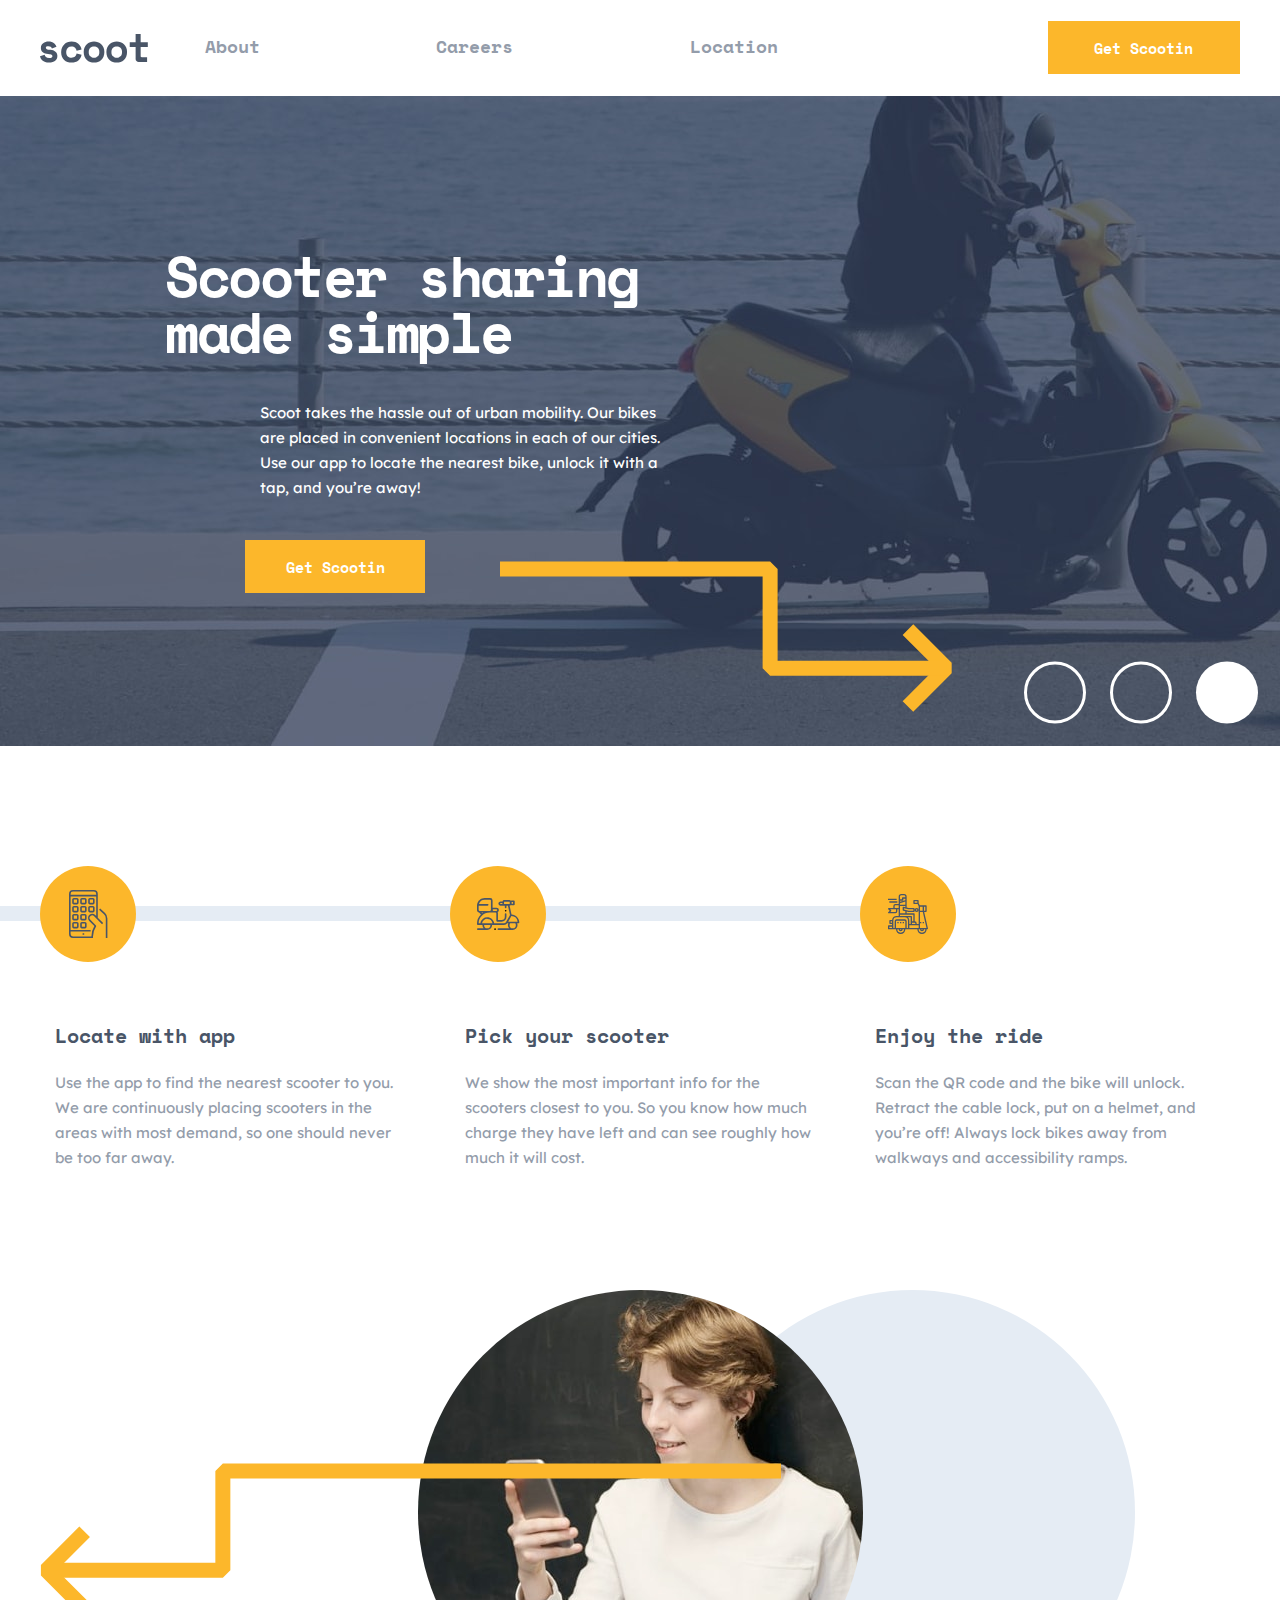
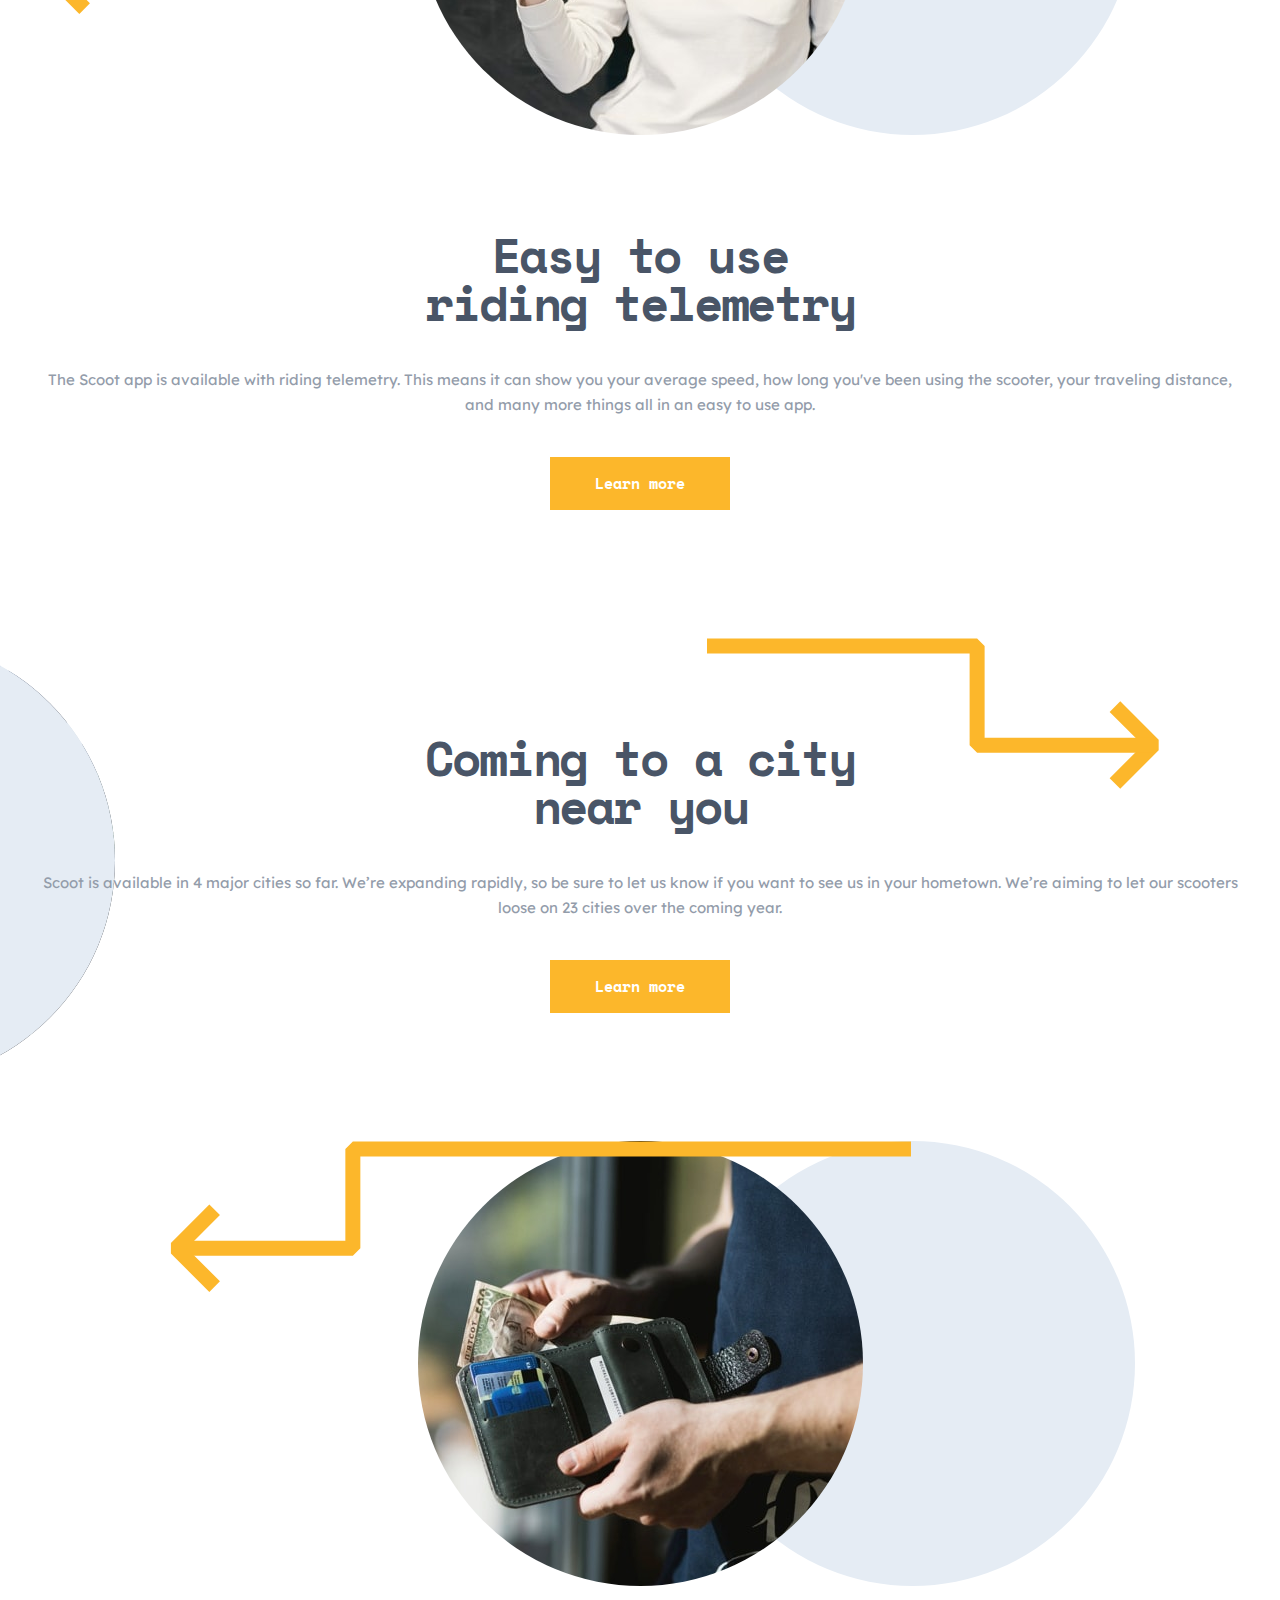
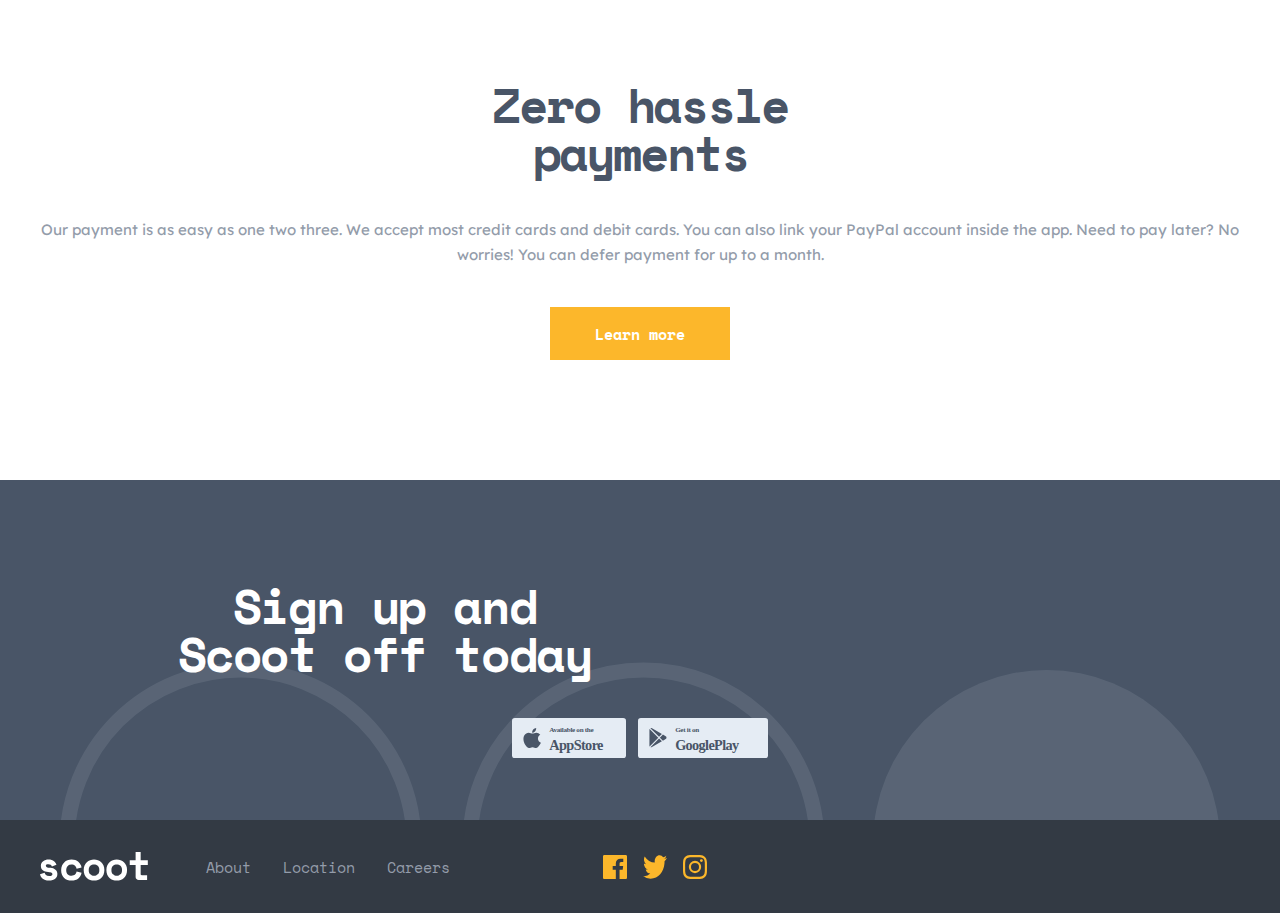
<file: index.html>
<!DOCTYPE html>
<html lang="en">
  <head>
    <meta charset="UTF-8" />
    <meta name="viewport" content="width=device-width, initial-scale=1.0" />
    <title>Scoot</title>
    <link rel="preconnect" href="https://fonts.googleapis.com" />
    <link rel="preconnect" href="https://fonts.gstatic.com" crossorigin />
    <link
      href="https://fonts.googleapis.com/css2?family=Lexend+Deca&family=Space+Mono:wght@400;700&display=swap"
      rel="stylesheet"
    />
    <link rel="stylesheet" href="css/styles.css" />
  </head>
  <body>
    <header class="header">
      <div class="header1">
        <div class="logo-burger">
          <img
            id="burger"
            class="burger"
            src="assets/icons/hamburger.svg"
            alt="Menu"
          />
          <a class="logomenu" href="index.html">
            <img src="assets/logo.svg" alt="Scoot logo" />
          </a>
        </div>
        <nav>
          <ul id="menu" class="nav">
            <li class="menu-option"><a href="html/about.html">About</a></li>
            <li class="menu-option">
              <a href="html/careers.html">Careers</a>
            </li>
            <li class="menu-option">
              <a href="html/locations.html">Location</a>
            </li>
            <li class="menu-option-last">
              <button class="button button-nav">Get Scootin</button>
            </li>
          </ul>
        </nav>
      </div>
      <div class="banner">
        <h1 class="title banner-title">Scooter sharing made simple</h1>
        <p class="text banner-text">
          Scoot takes the hassle out of urban mobility. Our bikes are placed in
          convenient locations in each of our cities. Use our app to locate the
          nearest bike, unlock it with a tap, and you’re away!
        </p>
        <button class="button button-banner">Get Scootin</button>
        <img
          class="banner-arrow"
          src="assets/patterns/right-arrow.svg"
          alt=""
        />
      </div>
    </header>
    <main class="main main-home">
      <section class="section1">
        <div class="item-sec1 locate">
          <img
            class="icon-sec1"
            src="assets/icons/locate.svg"
            alt="Locate icon"
          />
          <div class="item-sec1-info">
            <h3 class="title-small">Locate with app</h3>
            <p class="text">
              Use the app to find the nearest scooter to you. We are
              continuously placing scooters in the areas with most demand, so
              one should never be too far away.
            </p>
          </div>
        </div>
        <div class="item-sec1 pick">
          <img class="icon-sec1" src=assets/icons/scooter.svg alt="Pick icon">
          <div class="item-sec1-info">
            <h3 class="title-small">Pick your scooter</h3>
            <p class="text">
              We show the most important info for the scooters closest to you.
              So you know how much charge they have left and can see roughly how
              much it will cost.
            </p>
          </div>
        </div>
        <div class="item-sec1 ride">
          <img class="icon-sec1" src=assets/icons/ride.svg alt="Enjoy the ride">
          <div class="item-sec1-info">
            <h3 class="title-small">Enjoy the ride</h3>
            <p class="text">
              Scan the QR code and the bike will unlock. Retract the cable lock,
              put on a helmet, and you’re off! Always lock bikes away from
              walkways and accessibility ramps.
            </p>
          </div>
        </div>
      </section>
      <section class="section2">
        <div class="item-sec2">
          <div class="images-sec2">
            <img class="arrow1-sec2" src=assets/patterns/left-downward-arrow.svg
            alt="" />
            <img
              class="img-sec2"
              src="assets/images/telemetry.jpg"
              alt="Girl looking at the phone"
            />
            <img
              class="img-sec2-circle1"
              src="assets/patterns/circle.svg"
              alt=""
            />
          </div>
          <div class="info-sec2">
            <h2 class="title">Easy to use riding telemetry</h2>
            <p class="text">
              The Scoot app is available with riding telemetry. This means it
              can show you your average speed, how long you've been using the
              scooter, your traveling distance, and many more things all in an
              easy to use app.
            </p>
            <button class="button">Learn more</button>
          </div>
        </div>
        <div class="item-sec2">
          <div class="images-sec2">
            <img class="arrow2-sec2" src=assets/patterns/right-arrow.svg alt=""
            /> <img class="img-sec2 img-sec2-circle2"
            src=assets/images/near-you.jpg alt="Image of a city" />
            <img
              class="img-sec2-circle2"
              src="assets/patterns/circle.svg"
              alt=""
            />
          </div>
          <div class="info-sec2">
            <h2 class="title">Coming to a city near you</h2>
            <p class="text">
              Scoot is available in 4 major cities so far. We’re expanding
              rapidly, so be sure to let us know if you want to see us in your
              hometown. We’re aiming to let our scooters loose on 23 cities over
              the coming year.
            </p>
            <button class="button">Learn more</button>
          </div>
        </div>
        <div class="item-sec2">
          <div class="images-sec2">
            <img class="arrow3-sec2" src=assets/patterns/left-downward-arrow.svg
            alt="" /> <img class="img-sec2" src=assets/images/payments.jpg
            alt="Someone getting money out of the wallet" />
            <img
              class="img-sec2-circle1"
              src="assets/patterns/circle.svg"
              alt=""
            />
          </div>
          <div class="info-sec2">
            <h2 class="title">Zero hassle payments</h2>
            <p class="text">
              Our payment is as easy as one two three. We accept most credit
              cards and debit cards. You can also link your PayPal account
              inside the app. Need to pay later? No worries! You can defer
              payment for up to a month.
            </p>
            <button class="button">Learn more</button>
          </div>
        </div>
      </section>
    </main>
    <footer class="footer">
      <div class="footer-sec1">
        <h2 class="title title-sec1-footer">Sign up and Scoot off today</h2>
        <div class="app-box">
          <img
            class="app-ios"
            src="assets/icons/app-store.svg"
            alt="Available on the AppStore"
          />
          <img
            class="app-android"
            src="assets/icons/google-play.svg"
            alt="Get it on GooglePlay"
          />
        </div>
      </div>
      <div class="footer-sec2">
        <img class="logo-footer" src="assets/logo.svg" alt="Logo de Scoot" />
        <div class="links-footer">
          <a class="footer-options" href="html/about.html">About</a>
          <a class="footer-options" href="html/locations.html">Location</a>
          <a class="footer-options" href="html/careers.html">Careers</a>
        </div>
        <div class="rrss">
          <img
            src="assets/icons/facebook.svg"
            alt="Link al facebook de scoot"
          />
          <img src="assets/icons/twitter.svg" alt="Link al twitter de scoot" />
          <img
            src="assets/icons/instagram.svg"
            alt="Link al instagram de scoot"
          />
        </div>
      </div>
    </footer>
    <script src="js/scripts.js"></script>
  </body>
</html>
</file>
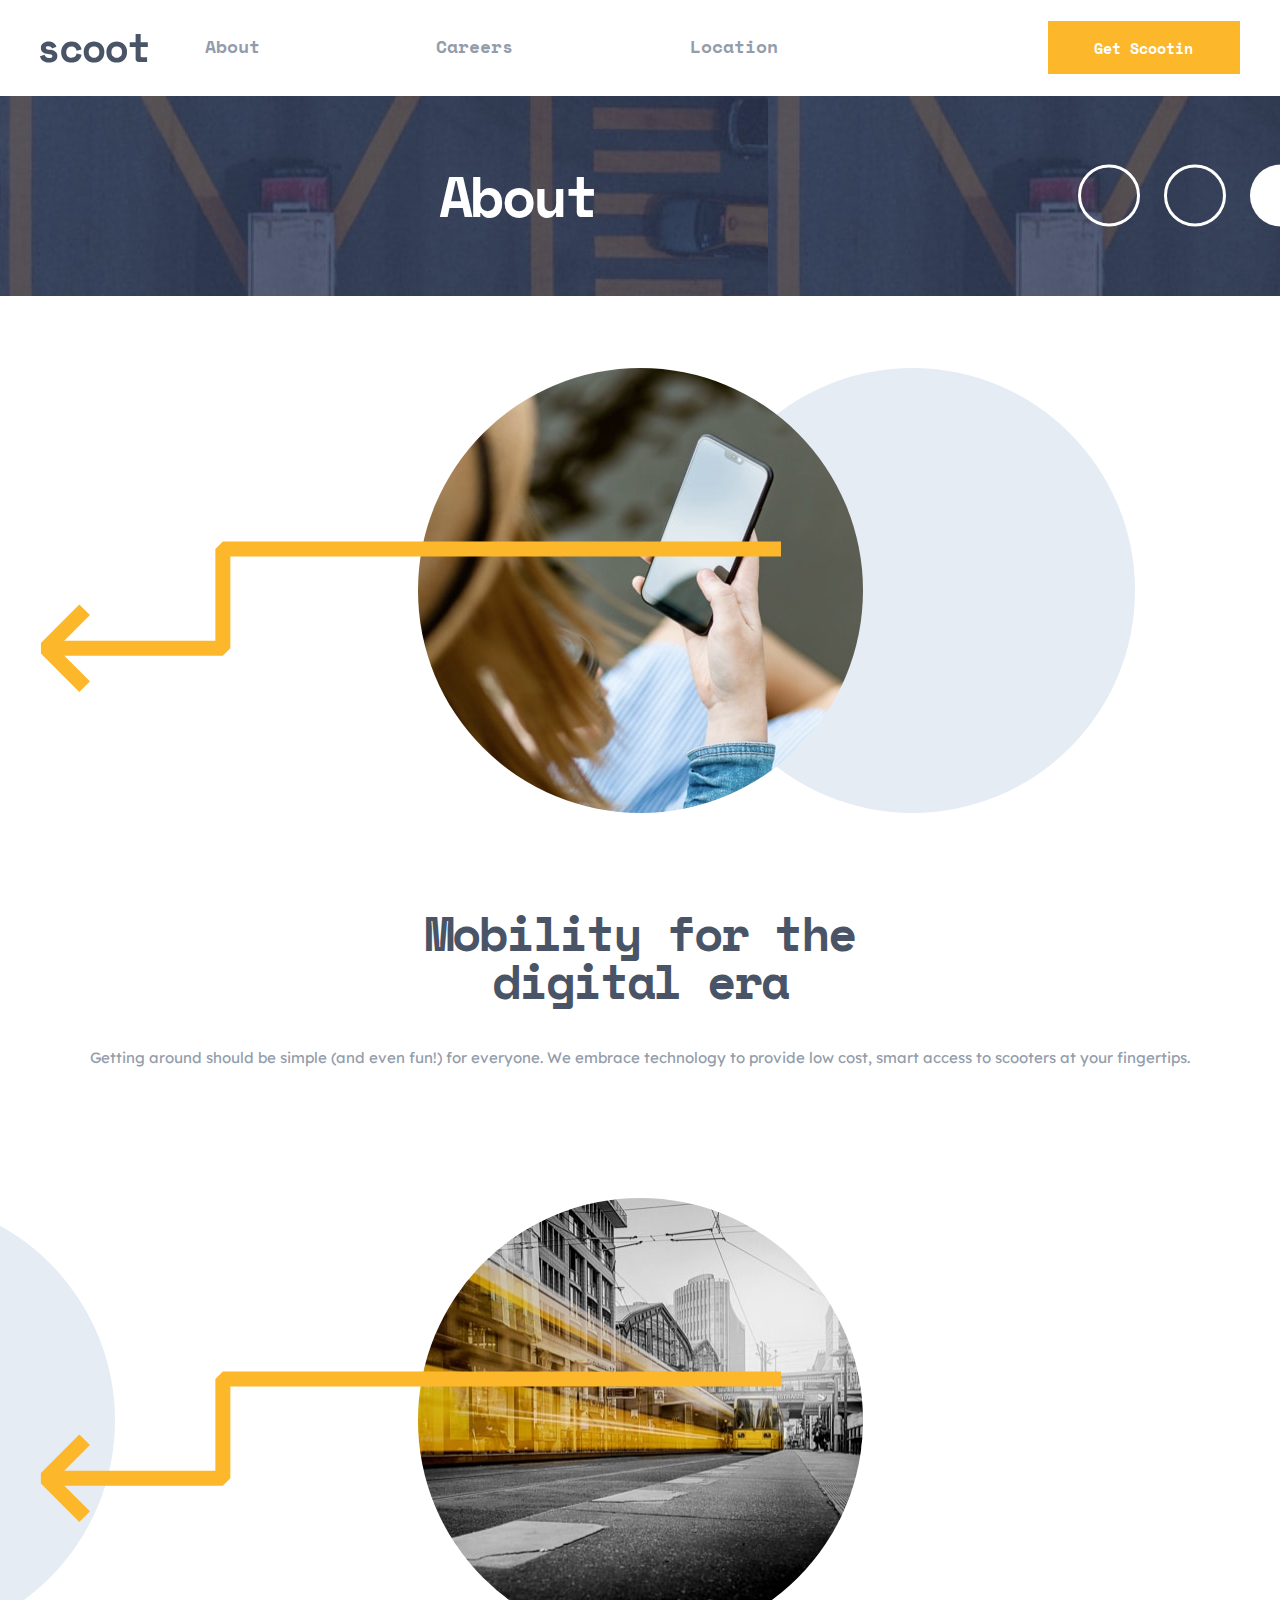
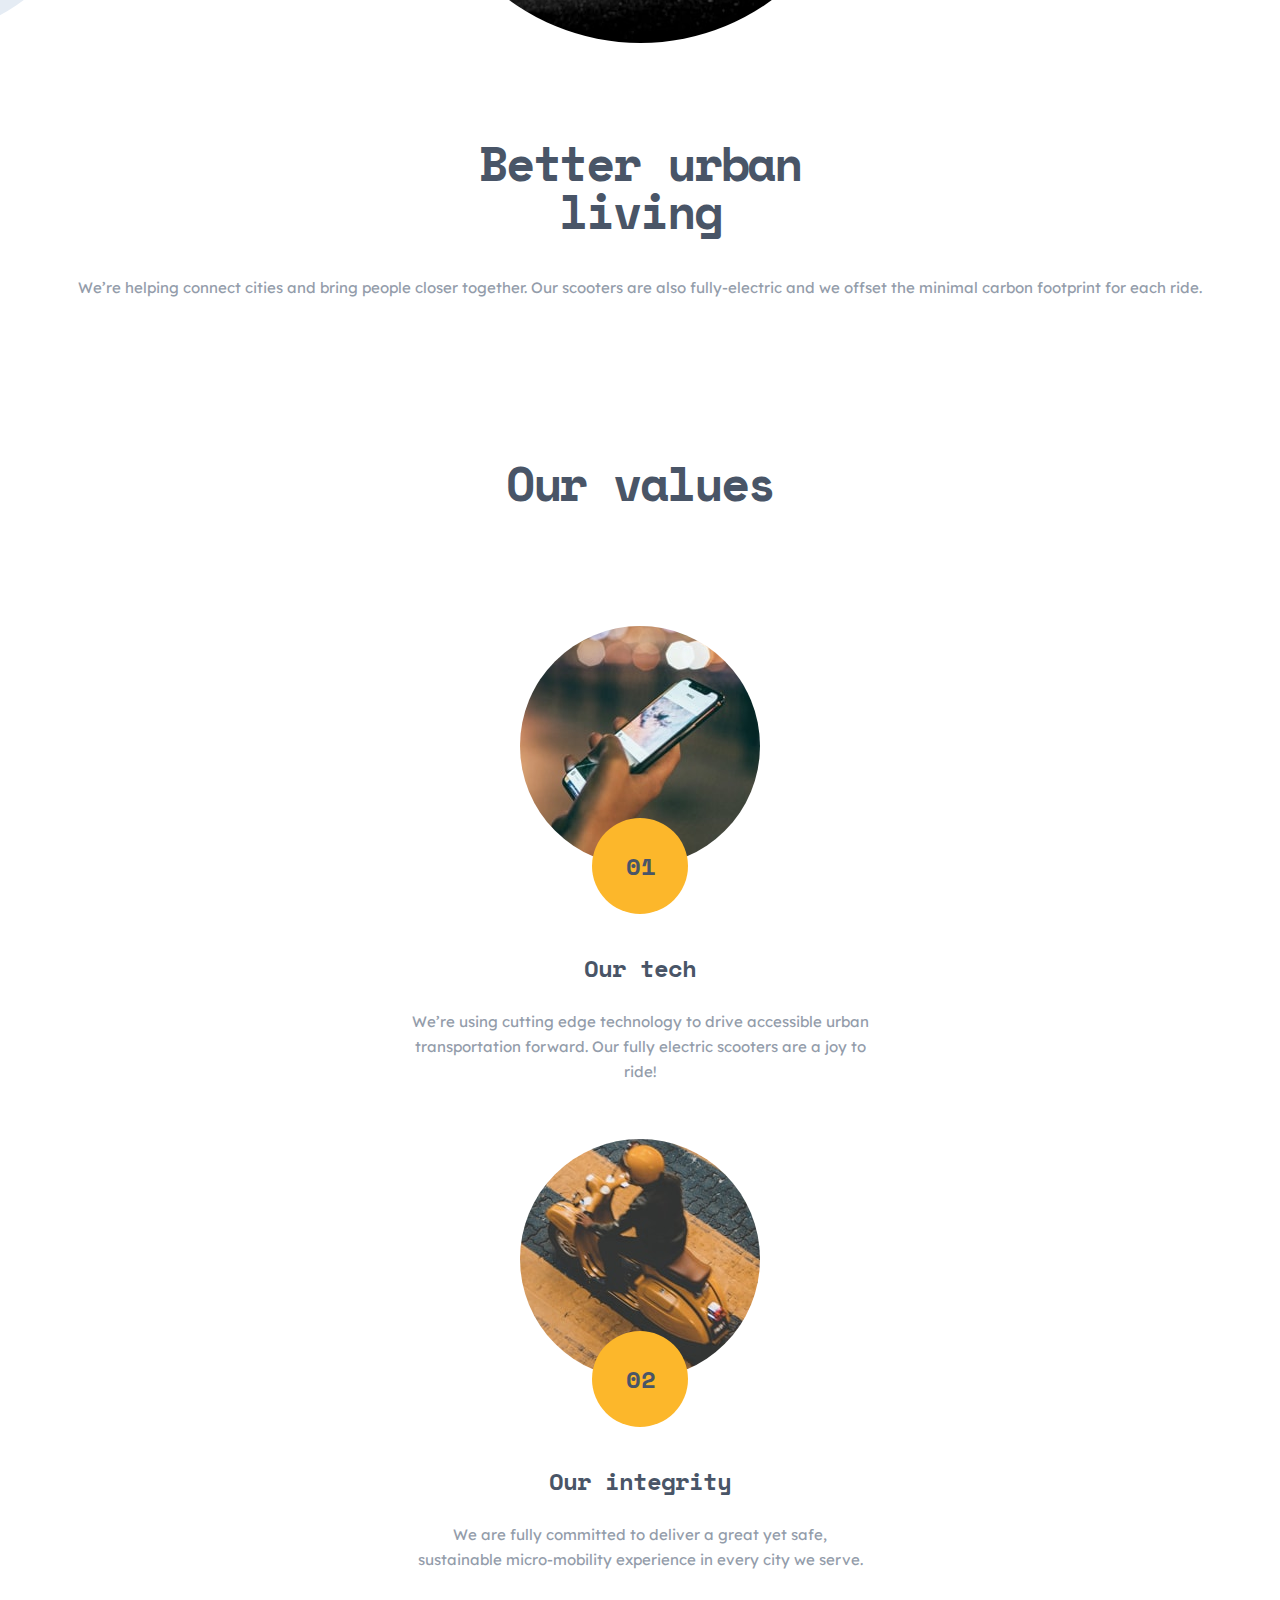
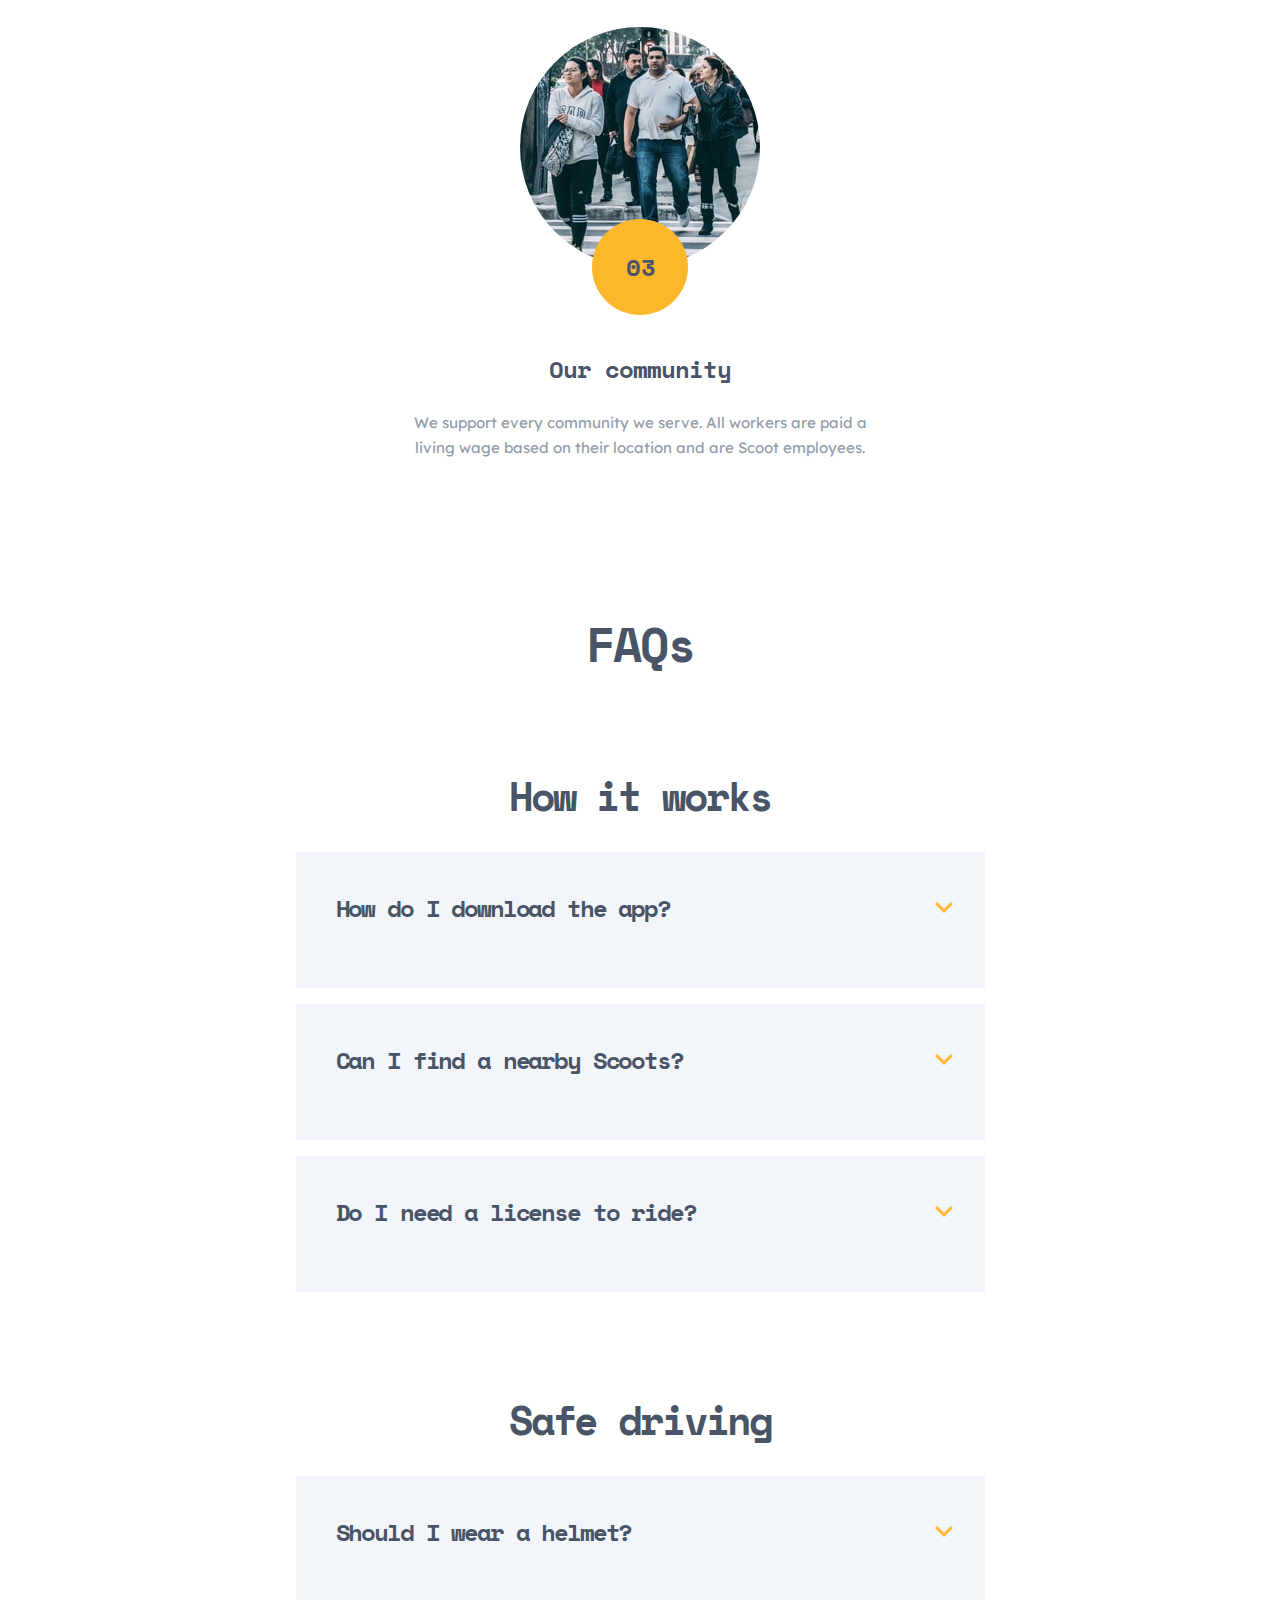
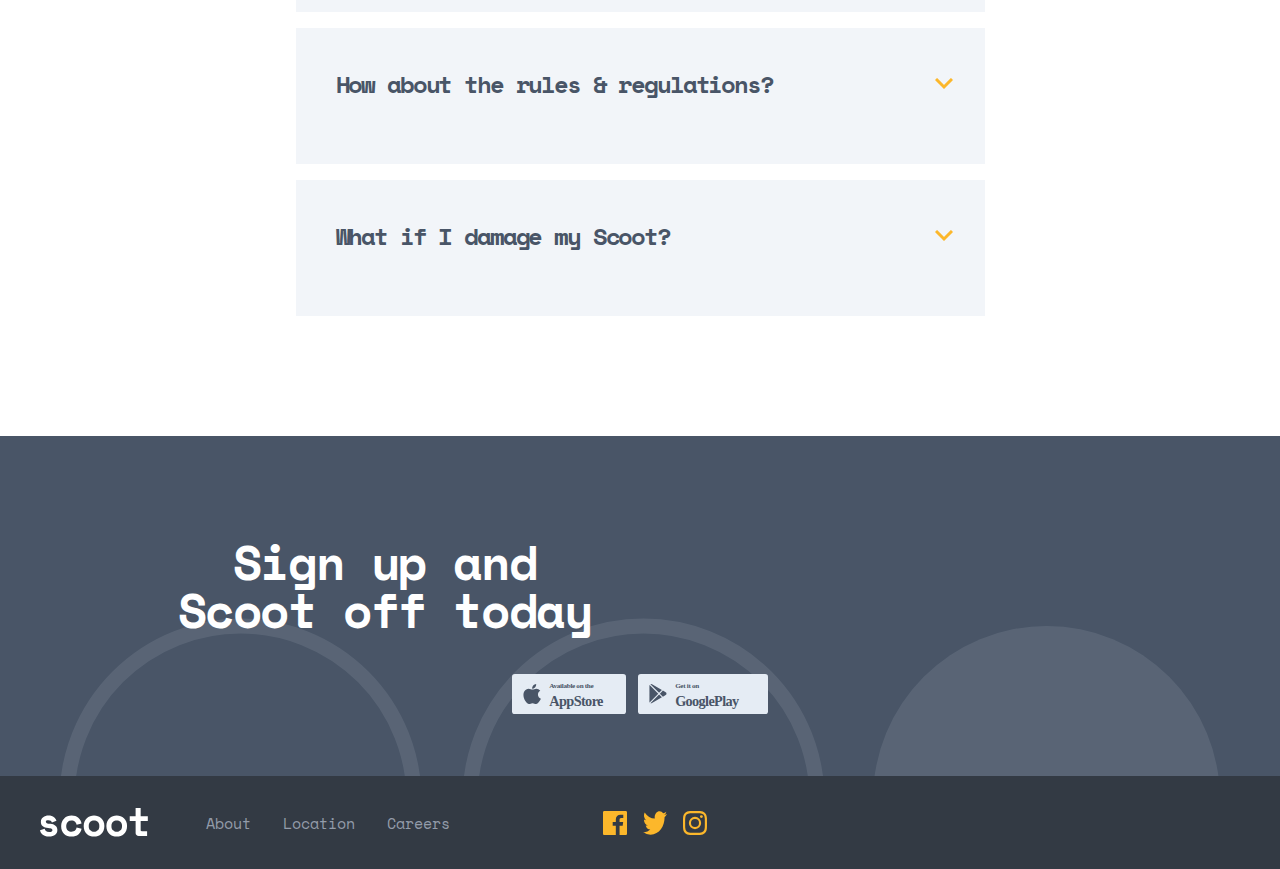
<file: html/about.html>
<!DOCTYPE html>
<html lang="en">
  <head>
    <meta charset="UTF-8" />
    <meta name="viewport" content="width=device-width, initial-scale=1.0" />
    <title>About</title>
    <link rel="preconnect" href="https://fonts.googleapis.com" />
    <link rel="preconnect" href="https://fonts.gstatic.com" crossorigin />
    <link
      href="https://fonts.googleapis.com/css2?family=Lexend+Deca&family=Space+Mono:wght@400;700&display=swap"
      rel="stylesheet"
    />
    <link rel="stylesheet" href="../css/styles.css" />
  </head>
  <body>
    <header class="header">
      <div class="header1">
        <div class="logo-burger">
          <img
            id="burger"
            class="burger"
            src="../assets/icons/hamburger.svg"
            alt="Menu"
          />
          <a href="../index.html">
            <img class="logomenu" src="../assets/logo.svg" alt="Scoot logo" />
          </a>
        </div>
        <nav>
          <ul id="menu" class="nav">
            <li class="menu-option"><a href="../html/about.html">About</a></li>
            <li class="menu-option">
              <a href="../html/careers.html ">Careers</a>
            </li>
            <li class="menu-option">
              <a href="../html/locations.html">Location</a>
            </li>
            <li class="menu-option-last">
              <button class="button button-nav">Get Scootin</button>
            </li>
          </ul>
        </nav>
      </div>
      <div class="banner2 banner-about">
        <h1 class="banner-title2 banner-title">About</h1>
      </div>
    </header>

    <main class="main">
      <section class="section2">
        <div class="item-sec2">
          <div class="images-sec2">
            <img class="arrow1-sec2"
            src=../assets/patterns/left-downward-arrow.svg alt="" />
            <img
              class="img-sec2"
              src="../assets/images/digital-era.jpg"
              alt="Girl looking at the phone"
            />
            <img
              class="img-sec2-circle1"
              src="../assets/patterns/circle.svg"
              alt=""
            />
          </div>
          <div class="info-sec2">
            <h2 class="title">Mobility for the digital era</h2>
            <p class="text">
              Getting around should be simple (and even fun!) for everyone. We
              embrace technology to provide low cost, smart access to scooters
              at your fingertips.
            </p>
          </div>
        </div>
        <div class="item-sec2">
          <div class="images-sec2">
            <img class="arrow1-sec2"
            src=../assets/patterns/left-downward-arrow.svg alt="" />
            <img
              class="img-sec2"
              src="../assets/images/better-living.jpg"
              alt="Train coming to a station"
            />
            <img
              class="img-sec2-circle2"
              src="../assets/patterns/circle.svg"
              alt=""
            />
          </div>
          <div class="info-sec2">
            <h2 class="title">Better urban living</h2>
            <p class="text">
              We’re helping connect cities and bring people closer together. Our
              scooters are also fully-electric and we offset the minimal carbon
              footprint for each ride.
            </p>
          </div>
        </div>
      </section>
      <section class="section3">
        <h2 class="title title-sec3">Our values</h2>
        <div class="sec3-item">
          <div class="imgs-sec3">
            <img
              class="img-sec3"
              src="../assets/images/our-tech.jpg"
              alt="A hand holding a smartphone"
            />
            <span class="sec3-number">01</span>
          </div>
          <div class="info-sec3">
            <h3 class="title titleinfo-sec3">Our tech</h3>
            <p class="text">
              We’re using cutting edge technology to drive accessible urban
              transportation forward. Our fully electric scooters are a joy to
              ride!
            </p>
          </div>
        </div>
        <div class="sec3-item">
          <div class="imgs-sec3">
            <img
              class="img-sec3"
              src="../assets/images/our-integrity.jpg"
              alt="A hand holding a smartphone"
            />
            <span class="sec3-number">02</span>
          </div>
          <div class="info-sec3">
            <h3 class="title titleinfo-sec3">Our integrity</h3>
            <p class="text">
              We are fully committed to deliver a great yet safe, sustainable
              micro-mobility experience in every city we serve.
            </p>
          </div>
        </div>
        <div class="sec3-item">
          <div class="imgs-sec3">
            <img
              class="img-sec3"
              src="../assets/images/our-community.jpg"
              alt="A hand holding a smartphone"
            />
            <span class="sec3-number">03</span>
          </div>
          <div class="info-sec3">
            <h3 class="title titleinfo-sec3">Our community</h3>
            <p class="text">
              We support every community we serve. All workers are paid a living
              wage based on their location and are Scoot employees.
            </p>
          </div>
        </div>
      </section>
      <section class="section5">
        <h2 class="title">FAQs</h2>
        <div class="sec5-item">
          <h3 class="title title-sec5">How it works</h3>
          <div id="acordion" class="acordion-box">
            <div id="acordion-item" class="acordion-item">
              <div class="acordion-title">
                <span class="title title-position">
                  How do I download the app?</span
                >
                <img src="../assets/icons/chevron.svg" alt="Read more" />
              </div>
              <p class="text acordion-text">
                To download the Scoot app, you can search “Scoot” in both the
                App and Google Play stores. An even simpler way to do it would
                be to click the relevant link at the bottom of this page and
                you’ll be re-directed to the correct page.
              </p>
            </div>
            <div id="acordion-item" class="acordion-item">
              <div class="acordion-title">
                <span class="title title-position">
                  Can I find a nearby Scoots?</span
                >
                <img src="../assets/icons/chevron.svg" alt="Read more" />
              </div>
              <p class="text acordion-text">
                Definitely! Simply open up the app and allow us to find your
                location while using it. We'll show you all of the closest
                Scoots and some extra useful information.
              </p>
            </div>

            <div id="acordion-item" class="acordion-item">
              <div class="acordion-title">
                <span class="title title-position">
                  Do I need a license to ride?</span
                >
                <img src="../assets/icons/chevron.svg" alt="Read more" />
              </div>
              <p class="text acordion-text">
                Yup! We provide information inside the app regarding local laws
                and the license you need to be able to ride our Scoots. Safe
                driving.
              </p>
            </div>
          </div>
        </div>
        <div class="sec5-item">
          <h3 class="title title-sec5">Safe driving</h3>
          <div id="acordion2" class="acordion-box">
            <div id="acordion-item" class="acordion-item">
              <div class="acordion-title">
                <span class="title title-position">
                  Should I wear a helmet?</span
                >
                <img src="../assets/icons/chevron.svg" alt="Read more" />
              </div>
              <p class="text acordion-text">
                Yes, please do! All cities have different laws. But we strongly
                strongly strongly recommend always wearing a helmet regardless
                of the local laws. We like you and we want you to be as safe as
                possible while Scooting.
              </p>
            </div>
            <div id="acordion-item" class="acordion-item">
              <div class="acordion-title">
                <span class="title title-position">
                  How about the rules & regulations?</span
                >
                <img src="../assets/icons/chevron.svg" alt="Read more" />
              </div>
              <p class="text acordion-text">
                Now is not the time to be a rule breaker. Be sure you're
                complying with all local laws and regulations. Also, just be a
                good human being. Be sure not to park your Scoot where it can
                block access to buildings or get in people's way. 
              </p>
            </div>

            <div id="acordion-item" class="acordion-item">
              <div class="acordion-title">
                <span class="title title-position">
                  What if I damage my Scoot?</span
                >
                <img src="../assets/icons/chevron.svg" alt="Read more" />
              </div>
              <p class="text acordion-text">
                Be sure to read our terms and conditions carefully. Not the most
                fun job we know but we make it as clear as possible. There's an
                option to add insurance for each trip, or you can sign up for
                annual insurance if you're a regular Scooter
              </p>
            </div>
          </div>
        </div>
      </section>
    </main>
    <footer class="footer">
      <div class="footer-sec1">
        <h2 class="title title-sec1-footer">Sign up and Scoot off today</h2>
        <div class="app-box">
          <img
            class="app-ios"
            src="../assets/icons/app-store.svg"
            alt="Available on the AppStore"
          />
          <img
            class="app-android"
            src="../assets/icons/google-play.svg"
            alt="Get it on GooglePlay"
          />
        </div>
      </div>
      <div class="footer-sec2">
        <img class="logo-footer" src="../assets/logo.svg" alt="Logo de Scoot" />
        <div class="links-footer">
          <a class="footer-options" href="../html/about.html">About</a>
          <a class="footer-options" href="../html/locations.html">Location</a>
          <a class="footer-options" href="../html/careers.html">Careers</a>
        </div>
        <div class="rrss">
          <img
            src="../assets/icons/facebook.svg"
            alt="Link al facebook de scoot"
          />
          <img
            src="../assets/icons/twitter.svg"
            alt="Link al twitter de scoot"
          />
          <img
            src="../assets/icons/instagram.svg"
            alt="Link al instagram de scoot"
          />
        </div>
      </div>
    </footer>
    <script src="../js/scripts.js"></script>
  </body>
</html>
</file>
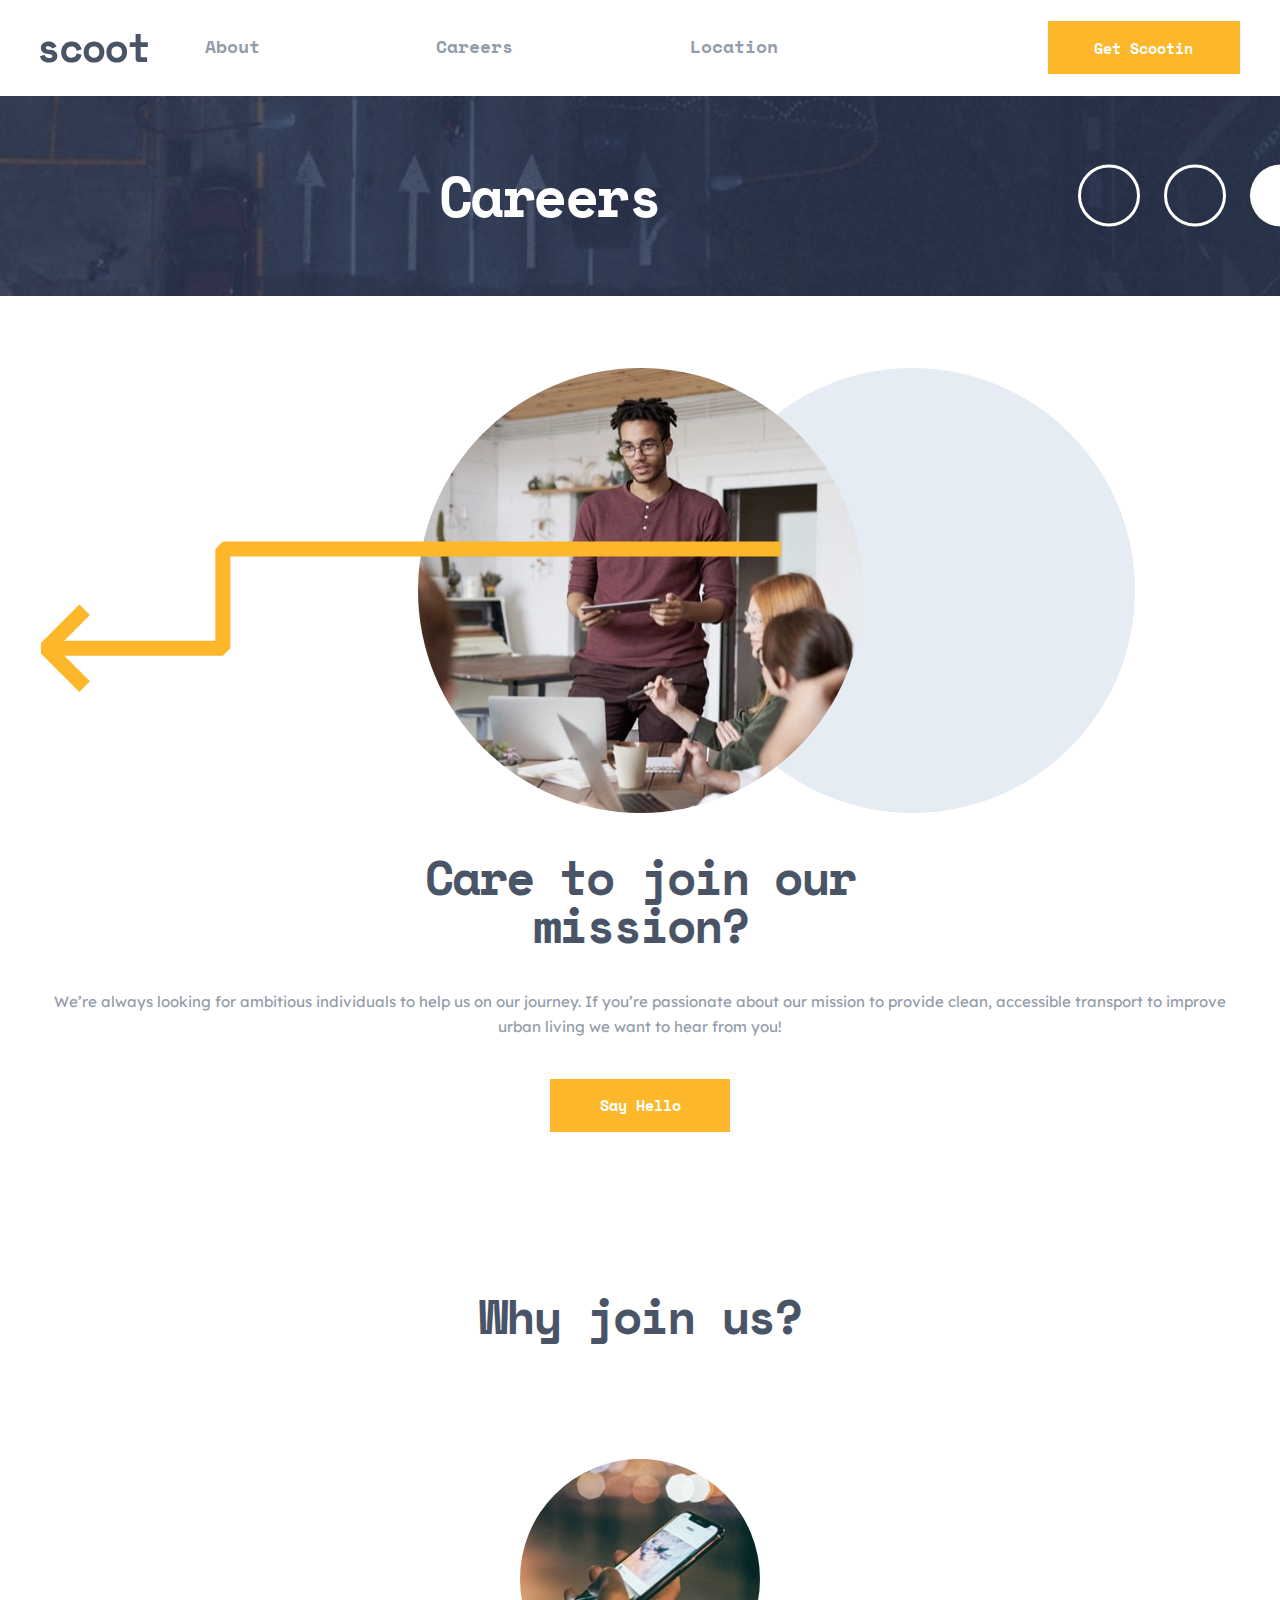
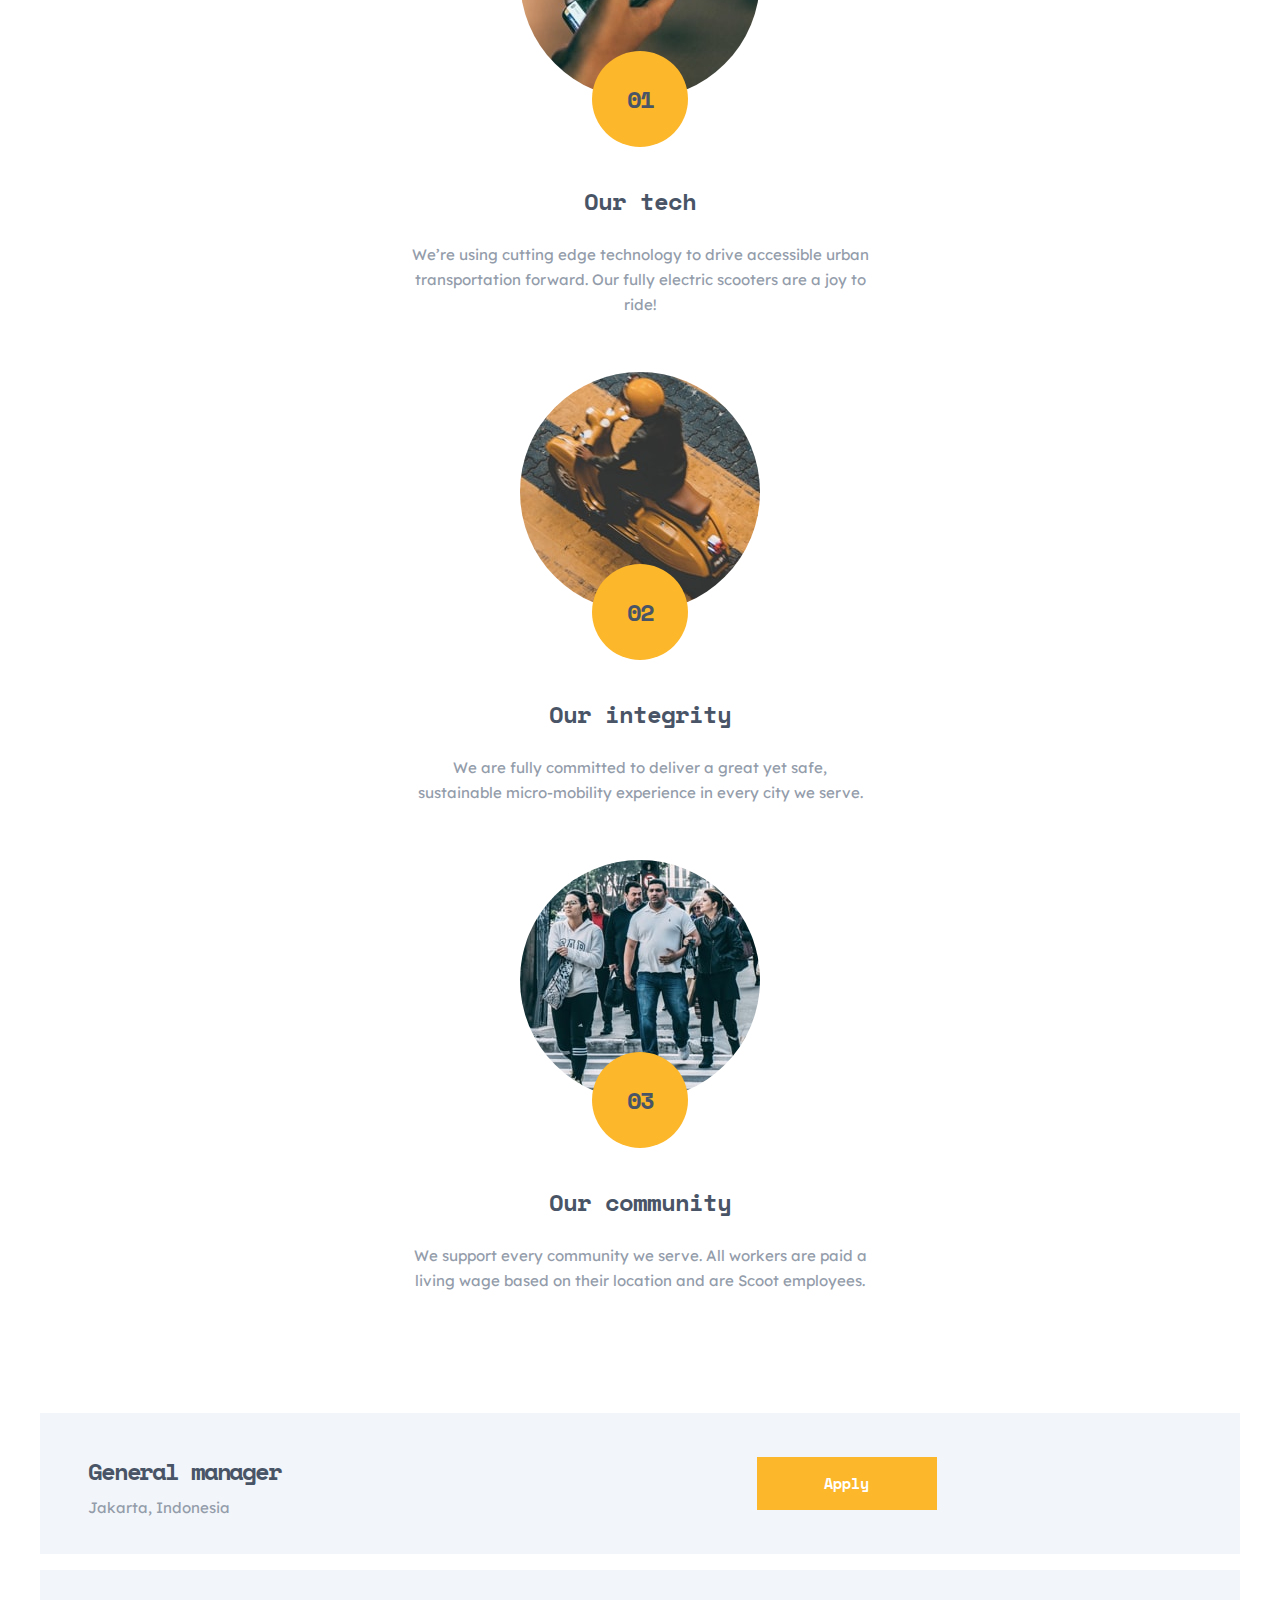
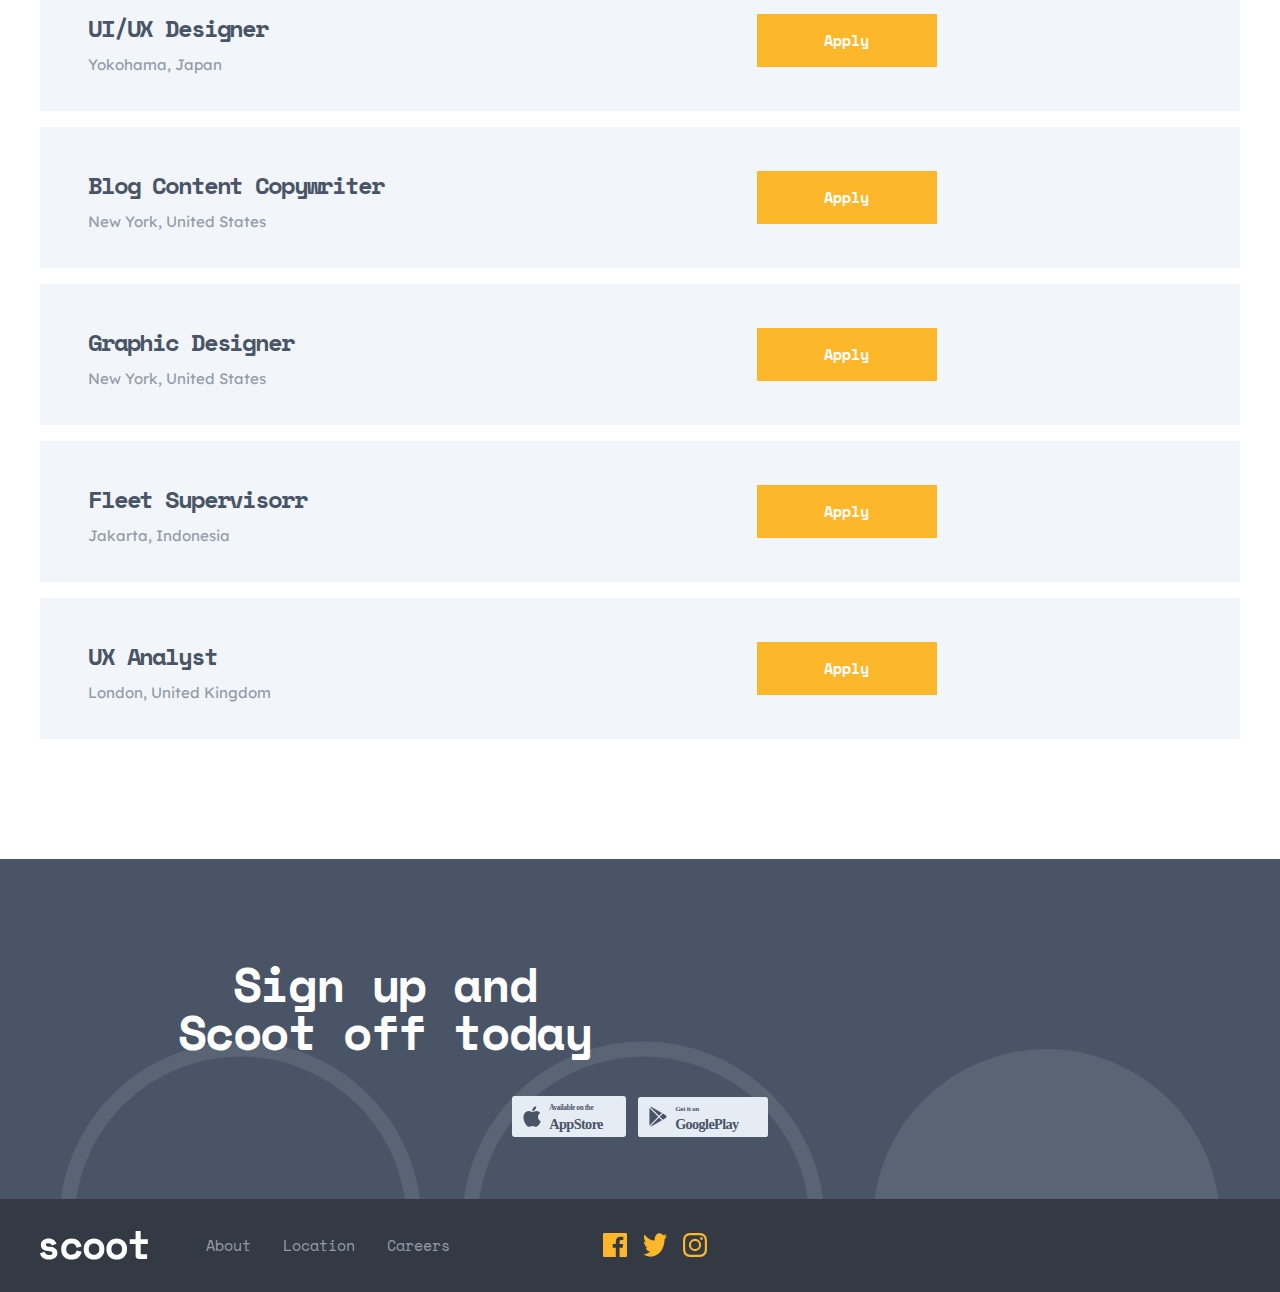
<file: html/careers.html>
<!DOCTYPE html>
<html lang="en">
  <head>
    <meta charset="UTF-8" />
    <meta name="viewport" content="width=device-width, initial-scale=1.0" />
    <title>Careers</title>
    <link rel="preconnect" href="https://fonts.googleapis.com" />
    <link rel="preconnect" href="https://fonts.gstatic.com" crossorigin />
    <link
      href="https://fonts.googleapis.com/css2?family=Lexend+Deca&family=Space+Mono:wght@400;700&display=swap"
      rel="stylesheet"
    />
    <link rel="stylesheet" href="../css/styles.css" />
  </head>
  <body>
    <header class="header">
      <div class="header1">
        <div class="logo-burger">
          <img
            id="burger"
            class="burger"
            src="../assets/icons/hamburger.svg"
            alt="Menu"
          />
          <a href="../index.html">
            <img class="logomenu" src="../assets/logo.svg" alt="Scoot logo" />
          </a>
        </div>
        <nav>
          <ul id="menu" class="nav">
            <li class="menu-option"><a href="../html/about.html">About</a></li>
            <li class="menu-option">
              <a href="../html/careers.html ">Careers</a>
            </li>
            <li class="menu-option">
              <a href="../html/locations.html">Location</a>
            </li>
            <li class="menu-option-last">
              <button class="button button-nav">Get Scootin</button>
            </li>
          </ul>
        </nav>
      </div>
      <div class="banner2 banner-careers">
        <h1 class="banner-title2 banner-title">Careers</h1>
      </div>
    </header>
    <main class="main">
      <section class="section section2">
        <div class="images-sec2">
          <div class="item-sec2">
            <img class="arrow1-sec2"
            src=../assets/patterns/left-downward-arrow.svg alt="" />
            <img
              class="img-sec2"
              src="../assets/images/join-us.jpg"
              alt="Girl looking at the phone"
            />
            <img
              class="img-sec2-circle1"
              src="../assets/patterns/circle.svg"
              alt=""
            />
          </div>
          <div class="info-sec2">
            <h2 class="title">Care to join our mission?</h2>
            <p class="text">
              We’re always looking for ambitious individuals to help us on our
              journey. If you’re passionate about our mission to provide clean,
              accessible transport to improve urban living we want to hear from
              you!
            </p>
            <button class="button">Say Hello</button>
          </div>
        </div>
      </section>
      <section class="section section3">
        <h2 class="title title-sec3">Why join us?</h2>
        <div class="sec3-item">
          <div class="imgs-sec3">
            <img
              class="img-sec3"
              src="../assets/images/our-tech.jpg"
              alt="A hand holding a smartphone"
            />
            <span class="sec3-number title title-sec3">01</span>
          </div>
          <div class="info-sec3">
            <h3 class="title titleinfo-sec3">Our tech</h3>
            <p class="text">
              We’re using cutting edge technology to drive accessible urban
              transportation forward. Our fully electric scooters are a joy to
              ride!
            </p>
          </div>
        </div>
        <div class="sec3-item">
          <div class="imgs-sec3">
            <img
              class="img-sec3"
              src="../assets/images/our-integrity.jpg"
              alt="A hand holding a smartphone"
            />
            <span class="sec3-number title title-sec3">02</span>
          </div>
          <div class="info-sec3">
            <h3 class="title titleinfo-sec3">Our integrity</h3>
            <p class="text">
              We are fully committed to deliver a great yet safe, sustainable
              micro-mobility experience in every city we serve.
            </p>
          </div>
        </div>
        <div class="sec3-item">
          <div class="imgs-sec3">
            <img
              class="img-sec3"
              src="../assets/images/our-community.jpg"
              alt="A hand holding a smartphone"
            />
            <span class="sec3-number title title-sec3">03</span>
          </div>
          <div class="info-sec3">
            <h3 class="title titleinfo-sec3">Our community</h3>
            <p class="text">
              We support every community we serve. All workers are paid a living
              wage based on their location and are Scoot employees.
            </p>
          </div>
        </div>
      </section>
      <section class="section4">
        <div class="sec4-item">
          <div class="position">
            <span class="title title-position">General manager</span>
            <span class="text">Jakarta, Indonesia</span>
          </div>
          <button class="button">Apply</button>
        </div>
        <div class="sec4-item">
          <div class="position">
            <span class="title title-position">UI/UX Designer</span>
            <span class="text">Yokohama, Japan</span>
          </div>
          <button class="button">Apply</button>
        </div>
        <div class="sec4-item">
          <div class="position">
            <span class="title title-position">Blog Content Copywriter</span>
            <span class="text">New York, United States</span>
          </div>
          <button class="button">Apply</button>
        </div>
        <div class="sec4-item">
          <div class="position">
            <span class="title title-position">Graphic Designer</span>
            <span class="text">New York, United States</span>
          </div>
          <button class="button">Apply</button>
        </div>
        <div class="sec4-item">
          <div class="position">
            <span class="title title-position">Fleet Supervisorr</span>
            <span class="text">Jakarta, Indonesia</span>
          </div>
          <button class="button">Apply</button>
        </div>
        <div class="sec4-item">
          <div class="position">
            <span class="title title-position">UX Analyst</span>
            <span class="text">London, United Kingdom</span>
          </div>
          <button class="button">Apply</button>
        </div>
      </section>
    </main>
    <footer class="footer">
      <div class="footer-sec1">
        <h2 class="title title-sec1-footer">Sign up and Scoot off today</h2>
        <div class="app-box">
          <img
            class="app-ios"
            src="../assets/icons/app-store.svg"
            alt="Available on the AppStore"
          />
          <img
            class="app-android"
            src="../assets/icons/google-play.svg"
            alt="Get it on GooglePlay"
          />
        </div>
      </div>
      <div class="footer-sec2">
        <img class="logo-footer" src="../assets/logo.svg" alt="Logo de Scoot" />
        <div class="links-footer">
          <a class="footer-options" href="../html/about.html">About</a>
          <a class="footer-options" href="../html/locations.html">Location</a>
          <a class="footer-options" href="../html/careers.html">Careers</a>
        </div>
        <div class="rrss">
          <img
            src="../assets/icons/facebook.svg"
            alt="Link al facebook de scoot"
          />
          <img
            src="../assets/icons/twitter.svg"
            alt="Link al twitter de scoot"
          />
          <img
            src="../assets/icons/instagram.svg"
            alt="Link al instagram de scoot"
          />
        </div>
      </div>
    </footer>

    <script src="../js/scripts.js"></script>
  </body>
</html>
</file>
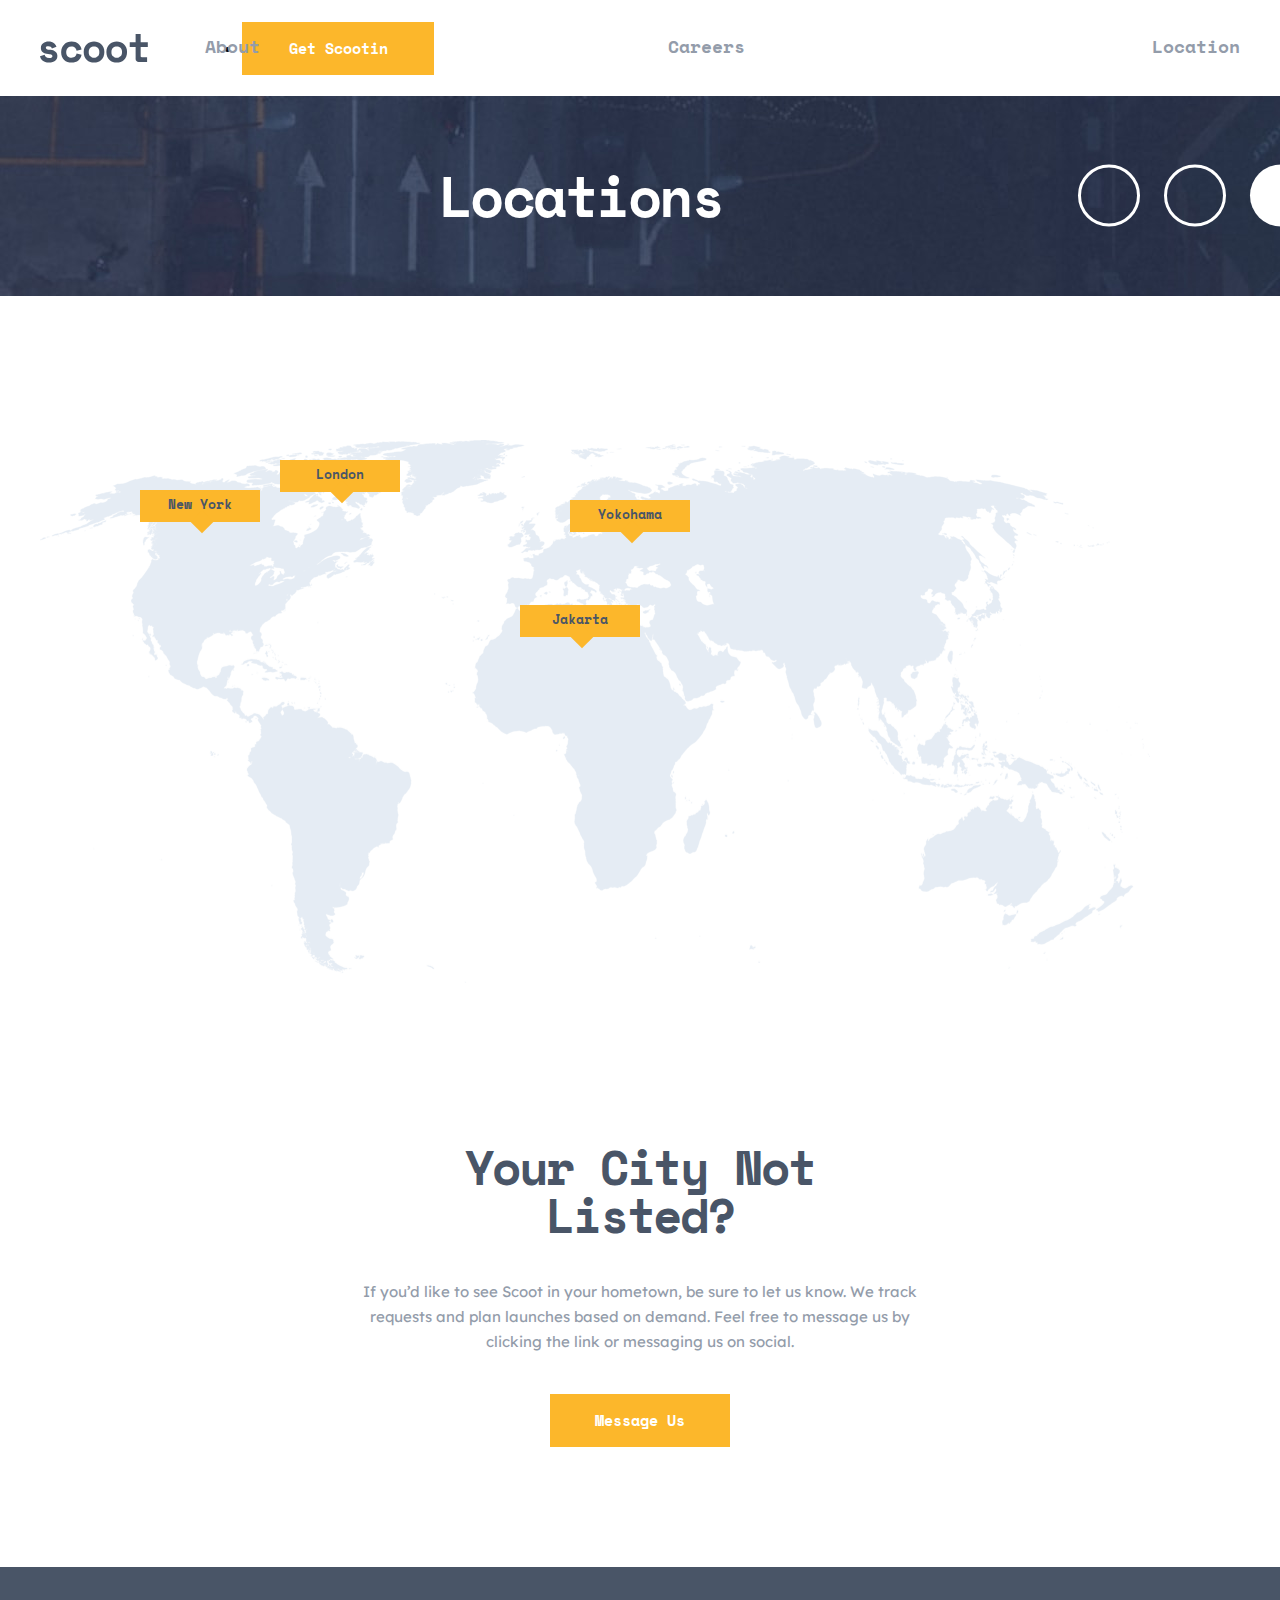
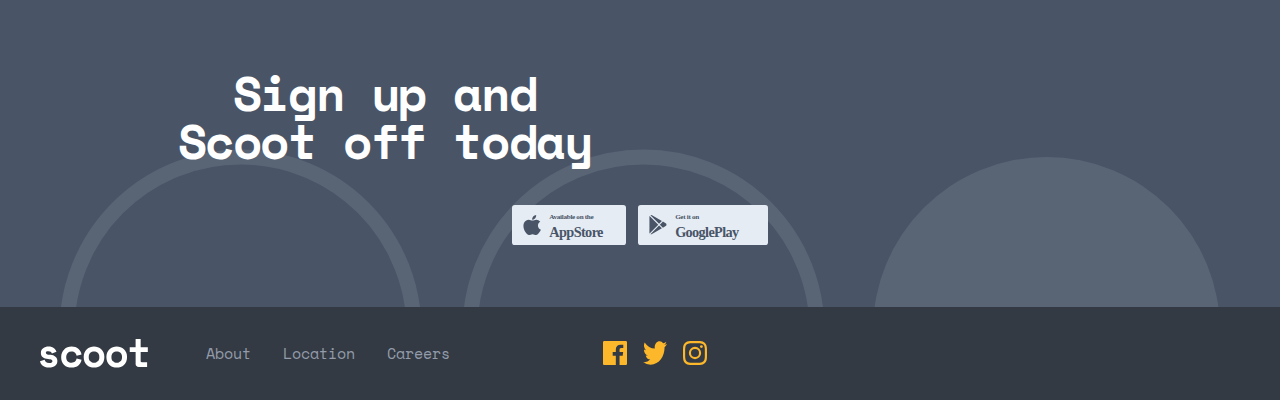
<file: html/locations.html>
<!DOCTYPE html>
<html lang="en">
  <head>
    <meta charset="UTF-8" />
    <meta name="viewport" content="width=device-width, initial-scale=1.0" />
    <title>Locations</title>
    <link rel="preconnect" href="https://fonts.googleapis.com" />
    <link rel="preconnect" href="https://fonts.gstatic.com" crossorigin />
    <link
      href="https://fonts.googleapis.com/css2?family=Lexend+Deca&family=Space+Mono:wght@400;700&display=swap"
      rel="stylesheet"
    />
    <link rel="stylesheet" href="../css/styles.css" />
  </head>
  <body>
    <header class="header">
      <div class="header1">
        <div class="logo-burger">
          <img
            id="burger"
            class="burger"
            src="../assets/icons/hamburger.svg"
            alt="Menu"
          />
          <a href="../index.html">
            <img class="logomenu" src="../assets/logo.svg" alt="Scoot logo" />
          </a>
        </div>
        <nav>
          <div class="options">
          <ul id="menu" class="nav">
            <li class="menu-option"><a href="../html/about.html">About</a></li>
            <li class="menu-option">
              <a href="../html/careers.html ">Careers</a>
            </li>
            <li class="menu-option">
              <a href="../html/locations.html">Location</a>
            </li>
          </div>
            <div class="menu-option-last">
              <li>
                <button class="button button-nav">Get Scootin</button>
              </li>
            </div>
          </ul>
        </nav>
      </div>
      <div class="banner2 banner-careers">
        <h1 class="banner-title2 banner-title">Locations</h1>
      </div>
    </header>

    <main class="main main-location">
      <div class="map">
        <picture>
          <source
            media="(min-width:1024px)"
            srcset="../assets/images/world-map-desktop.png"
          />
          <source
            media="(min-width:786px)"
            srcset="../assets/images/world-map-tablet.png"
          />
          <source
            media="(min-width:360px)"
            srcset="../assets/images/world-map-mobile.png"
          />
          <img
            srcset="../assets/images/world-map-mobile.png"
            alt="World map with the locations of scoot pinned"
          />
        </picture>
        <div class="cities">
          <span class="city newyork">New York</span>
          <span class="city london">London</span>
          <span class="city jakarta">Jakarta</span>
          <span class="city yokohama">Yokohama</span>
        </div>
      </div>
      <div class="info-sec2 info-cities">
        <h2 class="title">Your City Not Listed?</h2>
        <p class="text">
          If you’d like to see Scoot in your hometown, be sure to let us know.
          We track requests and plan launches based on demand. Feel free to
          message us by clicking the link or messaging us on social.
        </p>
        <button class="button button-location">Message Us</button>
      </div>
    </main>
    <footer class="footer">
      <div class="footer-sec1">
        <h2 class="title title-sec1-footer">Sign up and Scoot off today</h2>
        <div class="app-box">
          <img
            class="app-ios"
            src="../assets/icons/app-store.svg"
            alt="Available on the AppStore"
          />
          <img
            class="app-android"
            src="../assets/icons/google-play.svg"
            alt="Get it on GooglePlay"
          />
        </div>
      </div>
      <div class="footer-sec2">
        <img class="logo-footer" src="../assets/logo.svg" alt="Logo de Scoot" />
        <div class="links-footer">
          <a class="footer-options" href="../html/about.html">About</a>
          <a class="footer-options" href="../html/locations.html">Location</a>
          <a class="footer-options" href="../html/careers.html">Careers</a>
        </div>
        <div class="rrss">
          <img
            src="../assets/icons/facebook.svg"
            alt="Link al facebook de scoot"
          />
          <img
            src="../assets/icons/twitter.svg"
            alt="Link al twitter de scoot"
          />
          <img
            src="../assets/icons/instagram.svg"
            alt="Link al instagram de scoot"
          />
        </div>
      </div>
    </footer>
    <script src="../js/scripts.js"></script>
  </body>
</html>
</file>
<file: css/styles.css>
/*Fonts
Space mono Bold 700

.space-mono-bold {
  font-family: "Space Mono", monospace;
  font-weight: 700;
  font-style: normal;
}

lexend deca regular

.lexend-deca-<uniquifier> {
  font-family: "Lexend Deca", sans-serif;
  font-optical-sizing: auto;
  font-weight: 400;
  font-style: normal;
}

*/

:root {
    /*colors*/
    --yellow: #fcb72b;
    --light-yellow: #fff4df;
    --dark-navy:#333A44;
    --navy: #495567;
    --medium-grey: #939caa;
    --light-grey: #e5ecf4;
    --snow: #f2f5f9;

     /*fonts*/
    --space-mono: 'Space mono', monospace;
    --lexend-deca: 'Lexend deca', 'sans-serif';

    /*font-weight*/
    --bold:700;
    --regular:400;

     /*font-size*/
    --h1-mobile: 40px;
    --h1-desktop:56px;
    --text:15px;
    --h2-mobile:32px;
    --h2-desktop:48px;
    --h3-mobile: 20px;
    --h3-desktop:24px;

    /*line-height*/
    --line-height-m: 28px;
    --line-height-l: 48px;
    --line-height-xl: 56px;
    }

*{
    box-sizing: border-box;
}

html{
    scroll-behavior: smooth;
}

img{
    display: block;
    max-width: 100%;
}

a{
    text-decoration: none;
    color: inherit;
}

ul{
    list-style: none;
    padding-left: 0;
    margin-top: 0;
    margin-bottom: 0;
}

body{
    font-family: var(--lexend-deca), sans-serif;
    margin: 0;
}

.header1{
    height: 64px;
    padding-inline: 32px;
    padding-top: 22px;
    padding-bottom: 22px;
    display: flex;
    position: relative;
}

@media screen and (width>786px){
    .header1{
       height: 96px;
       padding-inline: 40px;
       padding-top: 22px;
       align-items: center;
    }
}

.logo-burger{
    display: flex;
    flex-direction: row;
}

.burger{
    margin-right: 97px;
}

@media screen and (width>786px){
    .burger{
        display: none;
    }
}

.logomenu{
    width: 75px;
}

@media screen and (width>786px){
    .logomenu{
        width: 108px;
        position: relative;
        z-index: 10;
    }
}

.nav{
    position: absolute;
    top: 64px;
    left: 0px;
    display: flex;
    flex-direction: column;
    gap: 24px;
    background-color: var(--dark-navy);
    color: white;
    width: 256px;
    height: calc(100vh - 64px);
    z-index: 1;
    padding-inline: 32px;
    padding-top: 64px;
    padding-bottom: 24px;
    translate:-100%;
    transition: translate 0.3s;
}

@media screen and (width>786px){
    .nav{
        display: flex;
        flex-direction: row;
        justify-content: space-between;
        width: 100%;
        height: 96px;
        translate: 0;
        background-color: transparent;
        padding-top: 21px;
        padding-left: 205px;
        padding-right: 40px;
        position: absolute;
        top: 0px;
    }

    .options{
        display: flex;
        flex-direction: row;
        justify-content: flex-start;
        gap: 32px;
        width: 249px;
    }
}

.menu-option{
    font-size: 18px;
    font-family: var(--space-mono);
    color: white;
    font-weight: var(--bold);
}

@media screen and (width>786px){
    .menu-option{
        color: var(--medium-grey);
        margin-top: 12px;
    }
}


.button{
    font-family: var(--space-mono);
    font-size: var(--text);
    width:180px;
    height: 53px;
    background-color: var(--yellow);
    border: none;
    color: white;
    font-weight: 700;
    text-align: center;
    padding-top: 14px;
    padding-bottom: 14px;
    padding-inline: 27px;
    margin-inline: auto;
    z-index: 1;
}

.menu-option-last{
    margin-top: auto;
}

@media screen and (width>786px){
    .menu-option-last{
        margin-top: 0px;
        margin-left: 94px;
    }
}

@media screen and (width>1024px){
    .menu-option-last{
        margin-right: 0%;
}
}

.button-nav{
    width: 192px;
}

.menu-show{
    translate:0;
}

.title{
    margin-bottom: 0px;
    font-family: var(--space-mono);
    font-size: var(--h2-mobile);
    color: var(--navy);
    font-weight: var(--bold);
    line-height: 32px;
    letter-spacing: -1.43px;
}

@media screen and (width>786px){
    .title{
        font-size: var(--h2-desktop);
        line-height: 48px;
        letter-spacing: -2.14px;
        width: 457px;
        text-align: center;
    }
}

.title-small{
    font-size: var(--h3-mobile);
    font-family: var(--space-mono);
    color: var(--navy);
    font-weight: var(--bold);
}

@media screen and (width>786px){
    .title-small{
        text-align: start;
        line-height: 28px;
    }
}

.banner{
    height: 650px;
    background-image:url(../assets/images/home-hero-mobile.jpg);
    background-size: cover;
    background-position-x: right;
    background-repeat: no-repeat;
    background-color: #4e7fc7;
    padding-inline: 32px;
    padding-top: 115px;
    text-align: center;
    position: relative;
    display: flex;
    flex-direction: column;
    gap: 32px;
}

@media screen and (width>786px){
    .banner{
        padding-inline: 97px;
        padding-top: 137px;
        background-image: url(../assets/images/home-hero-tablet.jpg);
    }

    .banner::after{
        content: '';
        position: absolute;
        width: 234px;
        height: 63px;
        background-image: url(../assets/patterns/white-circles.svg);
        top: 565px;
        left: 595px;
    }
}

@media screen and (width>1024px){
    .banner{
        background-image: url(../assets/images/home-hero-desktop.jpg);
        padding-block: 152px;
        padding-left: 165px;
        padding-right: 775px;
        gap:40px;
    }
    
    .banner::after{
        left: 1024px;
    }
}


.banner-title{
    font-family: var(--space-mono);
    color: white;
    font-size: var(--h1-mobile);
    line-height: 40px;
    text-align: center; 
    margin-top: 0px;
    margin-inline: auto;
}

@media screen and (width>786px){
    .banner-title{
        font-size: var(--h1-desktop);
        line-height: 56px;
        letter-spacing: -2.5px;
    }
}

@media screen and (width>1024px){
    .banner-title{
        width: 500px;
        text-align: start;
    }
}

@media screen and (width>786px){
    .banner-title2{
        text-align: start;
    }
}

.banner-arrow{
    position: absolute;
    top:478px;
    left:-240px;
    z-index: 0;
}

@media screen and (width>786px) {
    .banner{
        background-image:url(../assets/images/home-hero-tablet.jpg);
    }

    .banner-arrow{
        left: -110px;
    }
}

@media screen and (width>1024px) {
    .banner-arrow{
        top: 465px;
        left: 500px;
    }
}

@media screen and (width>1024px) {
    .banner{
        background-image:url(../assets/images/home-hero-desktop.jpg);
    }
}

.main{
    display: flex;
    flex-direction: column;
    gap: 120px;
    padding-top: 72px;
    padding-inline: 32px;
    padding-bottom: 120px;
}

@media screen and (width>786px) {
    .main{
        padding-inline: 40px;
    }
}


.main-home{
padding-top: 120px;
}

.text{
    margin-top: 0px;
   font-size: var(--text); 
   color: var(--medium-grey);
   line-height: 25px;
   margin-bottom: 0px;
   font-weight: var(--regular);
}

.banner-text{
    color: white;
}

@media screen and (width>1024px) {
    .banner-text{
        margin-left: 95px;
        width: 405px;
        text-align: start;
    }
}

.icon-sec1{
    width: 56px;
    margin-inline: auto;
}

@media screen and (width>786px) {
    .icon-sec1{
        width: 96px;
    }
}

@media screen and (width>1024px) {
    .icon-sec1{
        margin-left: 0px;
    }
}

.section1{
    display: flex;
    flex-direction: column;
    gap: 48px;
    text-align: center;
    position: relative;
}

@media screen and (width>786px) {
    .section1::after{
        content: '';
        position: absolute;
        width: 15px;
        height: 530px;
        background-color: var(--light-grey);
        z-index: -1;
        left: 40px; 
        top: -120px;
    }
}



@media screen and (width>1024px) {
    .section1{
        flex-direction: row;
        gap: 30px;
    }

    .section1::after{
        width: 974px;
        height: 15px;
        background-color: var(--light-grey);
        z-index: -1;
        top: 40px;
        left: -120px;
    }

}

.item-sec1{
    display: flex;
    flex-direction: column;
    gap: 24px;
}

@media screen and (width>786px) {
    .item-sec1{
        display: flex;
        flex-direction: row;
        align-items: center;
        gap: 79px;
        width: 573px;
    }
}

@media screen and (width>1024px) {
    .item-sec1{
        flex-direction: column;
        justify-content: start;
        gap: 40px;
    }
}

@media screen and (width>786px) {
    .item-sec1-info{
        display: flex;
        flex-direction: column;
        width: 398px;
        text-align: start;
    }
}

@media screen and (width>1024px) {
    .item-sec1-info{
        width: 350px; 
    }
}


.section2{
    margin-top: 0px;
    display: flex;
    flex-direction: column;
    gap: 120px;
    margin-top: 0px;
}

@media screen and (width>786px) {
    .section2{
        gap: 128px;
}
}

.images-sec2{
    position: relative;
}

.img-sec2{
    width: 311px;
    height: 311px;
    border-radius: 50%;
}

.img-sec2-circle1{
    display: none;
}

.img-sec2-circle2{
    display: none;
}

@media screen and (width>786px) {
    .img-sec2{
        width: 445px;
        height: 445px;
        border-radius: 50%;
       margin-inline: auto;
    }

    .img-sec2-circle1{
        display: block;
        position: absolute;
        top: 0px;
        left: 650px;
        z-index: -1;
        
    }

    .img-sec2-circle2{
        display: block;
        position: absolute;
        top: 0px;
        left: -370px;
        z-index: -1;
    }
}

.item-sec2{
    position: relative;
    display: flex;
    flex-direction: column;
    gap: 56px;
}

.info-sec2{
    display: flex;
    flex-direction: column;
    align-items: center;
    gap: 32px;
    text-align: center;
    margin-inline: auto;
}

@media screen and (width>786px) {
    .info-sec2{
        gap: 40px;
        margin-inline: auto;
        align-items: center;
}
}

.arrow1-sec2{
    position: absolute;
    top: 173px;
}

.arrow2-sec2{
    position: absolute;
    top: 0px;
    right: 81px;
}

.arrow3-sec2{
    position: absolute;
    top: 0px;
    left: 130px;
}

.app-box{
    margin-inline: auto;
    display: flex;
    align-items: center;
    width: 256px;
    justify-content: space-between;
}

/*porque sale la letra en serifa?*/
.app-ios{
    width: 114px;
    font-family: sans-serif;
}

.app-android{
    width: 130px ;
    font-family: sans-serif;
}

/*Footer*/
.footer{
    display: flex;
    flex-direction: column;
}

.footer-sec1{
    display: flex;
    flex-direction: column;
    gap: 40px;
    background-color: var(--navy);
    padding-inline:32px;
    padding-top: 88px;
    padding-bottom: 88px;
    background-image:url(../assets/patterns/semi-circles.svg); 
    background-repeat: no-repeat;
    background-position-y: bottom;
    background-position-x:left;
}

@media screen and (width>786px) {
    .footer-sec1{
        padding-inline:156px;
        padding-block: 62px;
        background-position-x:center;
        background-position-y: bottom;
}
}

.title-sec1-footer{
    color: white;
    text-align: center;
    letter-spacing: -1.43px;
}

.footer-sec2{
    background-color: var(--dark-navy);
    display: flex;
    flex-direction: column;
    padding-top: 64px;
    padding-bottom: 88px;
    padding-inline: 127px; 
}

@media screen and (width>786px) {
    .footer-sec2{
        flex-direction: row;
        align-items: center;
        padding-inline: 40px;
        padding-block: 32px;
}
}

.logo-footer{
    width: 108px;
    filter: brightness(100);
}

.links-footer{
display: flex;
flex-direction: column;
margin-top: 41px;
gap: 16px;
}

@media screen and (width>786px) {
    .links-footer{
        flex-direction: row;
        align-items: center;
        margin-top: 0px;
        gap: 32px;
        margin-left: 58px;
        margin-right: 153px;
    }
}


.footer-options{
    color: var(--medium-grey);
    font-size: var(--text);
    font-family: var(--space-mono);
    text-align: center;
}

.rrss{
    display: flex;
    gap: 16px;
    margin-top: 85px;
}

@media screen and (width>786px) {
    .rrss{
        margin-top: 0px;
    }
}

/*About*/

.banner2{
    width: 100%;
    height: 160px;
    padding-top: 60px;
}

@media screen and (width>786px) {
    .banner2{
    height: 200px;
    padding-block: 72px;
    position: relative;
    padding-left: 97px;
    text-align: start;
}
}

@media screen and (width>786px) {
    .banner2::after{
        content: '';
        width: 234px;
        height: 63px;
        background-image:url(../assets/patterns/white-circles.svg);
        position: absolute;
        top: 68px;
        right: -32px;
    }
}

.banner-about{
    background-image: url(../assets/images/about-hero-mobile.jpg);
}

@media screen and (width>786px) {
    .banner-about{
        background-image:url(../assets/images/about-hero-tablet.jpg);
    }
}


.section5{
    display: flex;
    flex-direction: column;
    align-items: center;
    gap: 48px;
    text-align: center;
}

@media screen and (width>786px) {
    .section5{
        gap: 64px;
    }
}

@media screen and (width>786px) {
    .title-sec5{
        font-size: var(--h1-mobile);
    }
}


.sec5-item{
    display: flex;
    flex-direction: column;
    align-items: center;
    gap: 32px;
    text-align: center;
}

.acordion-box{
    display: flex;
    flex-direction: column;
    gap: 16px;
    text-align: start;
}

.acordion-item{
    width: 311px;
    background-color: var(--snow);
    padding: 32px;
    display: flex;
    flex-direction: column;
}

@media screen and (width>786px) {
    .acordion-item{
        width: 689px;
        padding-left: 40px;
        padding-right: 32px;
        padding-top: 32px;
        padding-bottom: 32px;
        gap: 24px;
    }
}

.acordion-title{
    display: flex;
    align-items: center;
    pointer-events: none;
    justify-content: space-between;
}

.title-position{
    font-size: 18px;
}

@media screen and (width>786px) {
    .title-position{
        font-size: var(--h3-desktop);
        text-align: start;
    }
}

.acordion-text{
    padding: 0px;
    max-height: 0px;
    overflow: hidden;
    pointer-events: none;
    transition: all 0.5s ease;
}

.acordion-show{
    max-height: 400px;
}

/*Careers*/

.banner-careers{
    background-image: url(../assets/images/careers-location-hero-mobile.jpg);
}

@media screen and (width>786px) {
    .banner-careers{
        background-image: url(../assets/images/careers-locations-hero-tablet.jpg);
    }
}

@media screen and (width>1024px) {
    .banner-careers{
        background-image: url(../assets/images/careers-locations-hero-desktop.jpg);
    }
}



.title-sec3{
  padding-bottom: 64px;
}

@media screen and (width>786px) {
    .section3{
        display: flex;
        flex-direction: column;
        align-items: center;
        gap: 55px;
        text-align: center;
    }
}

.sec3-item{
    display: flex;
    flex-direction: column;
    gap: 16px;
}

.imgs-sec3{
    display: flex;
    flex-direction: column;
    margin-inline: auto;
    height: 288px;
    position: relative;
}

.img-sec3{
    width: 240px;
    height: 240px;
    border-radius: 50%;
    margin-inline: auto;
}

.sec3-number{
    width: 96px;
    height: 96px;
    border-radius: 50%;
    font-family: var(--space-mono);
    color: var(--navy);
    line-height: 28px;
    background-color: var(--yellow);
    font-size: 24px;
    font-weight: var(--bold);
    margin-inline: auto;
    z-index: 1;
    position: absolute;
    bottom: 0px;
    left: 72px;
    padding: 34px;
}

.info-sec3{
    display: flex;
    flex-direction: column;
    gap: 27px;
}

@media screen and (width>786px) {
    .info-sec3{
        width: 457px;
    }
}

.titleinfo-sec3{
    font-size: 24px;
    font-family: var(--space-mono);
    font-weight: var(--bold);
    line-height: 28px;
    letter-spacing: -1.07px;
}

@media screen and (width>786px) {
    .titleinfo-sec3{
        font-size: var(--h3-desktop);
    }
}


.section4{
    display: flex;
    flex-direction: column;
    gap: 16px;
    width: 100%;
}

.sec4-item{
    display: flex;
    flex-direction: column;
    gap:16px;
    padding: 32px;
    background-color: var(--snow);
}

@media screen and (width>786px) {
    .sec4-item{
        flex-direction: row;
        align-items: center;
        justify-content: space-between;
        padding-inline: 48px;
        padding-block: 34px;
        gap: 208px;
    }
}

.position{
    display: flex;
    flex-direction: column;
    margin-inline: auto;
    text-align: center;
}

@media screen and (width>786px) {
    .position{
        width: 205px;
        text-align: start;
        margin: 0px;
    }
}

/*Location*/

.main-location{
    padding-bottom: 72px;
    position: relative;
}

@media screen and (width>786px) {
    .main-location{
        padding-top: 144px;
        padding-bottom: 120px;
        padding-inline: 40px;
        position: relative;
    }
}

.map{
    position: relative;
}

@media screen and (width>786px) {
    .info-cities{
        width: 573px;
        display: flex;
        flex-direction: column;
        gap: 40px;
}
}

.cities{
    display: flex;
    flex-direction: column;
    gap: 16px;
}

@media screen and (width>786px) {
    .cities{
        top: 0px;
        position: absolute;
}
}

.city{
    width: 311px;
    height: 72px;
    background-color: var(--light-yellow);
    padding-top: 22px;
    padding-bottom: 22px;
    text-align: center;
    font-size: 24px;
    font-family: var(--space-mono);
    color: var(--navy);
    font-weight: var(--bold);
}

@media screen and (width>786px) {
    .city{
        position: relative;
        width: 120px;
        height: 32px;
        background-color: var(--yellow);
        font-size: 13px;
        line-height: 28px;
        padding-block: 0px;
}
    .city::after{
        content: '';
        position: absolute;
        width: 16px;
        height: 16px;
        background-color: var(--yellow);
        top: 24px;
        left: 54px;
        rotate: 45deg;
    }

    .newyork{
        position: absolute;
        left: 100px;
        top: 50px;

    }
    .london{
        position: absolute;
        left: 240px;
        top: 20px;
    }
    .jakarta{
        position: absolute;
        left: 480px;
        top: 165px;

    }
    .yokohama{
        position: absolute;
        left: 530px;
        top: 60px;
    }
}


.button-location{
    margin-inline: auto;
}
</file>
